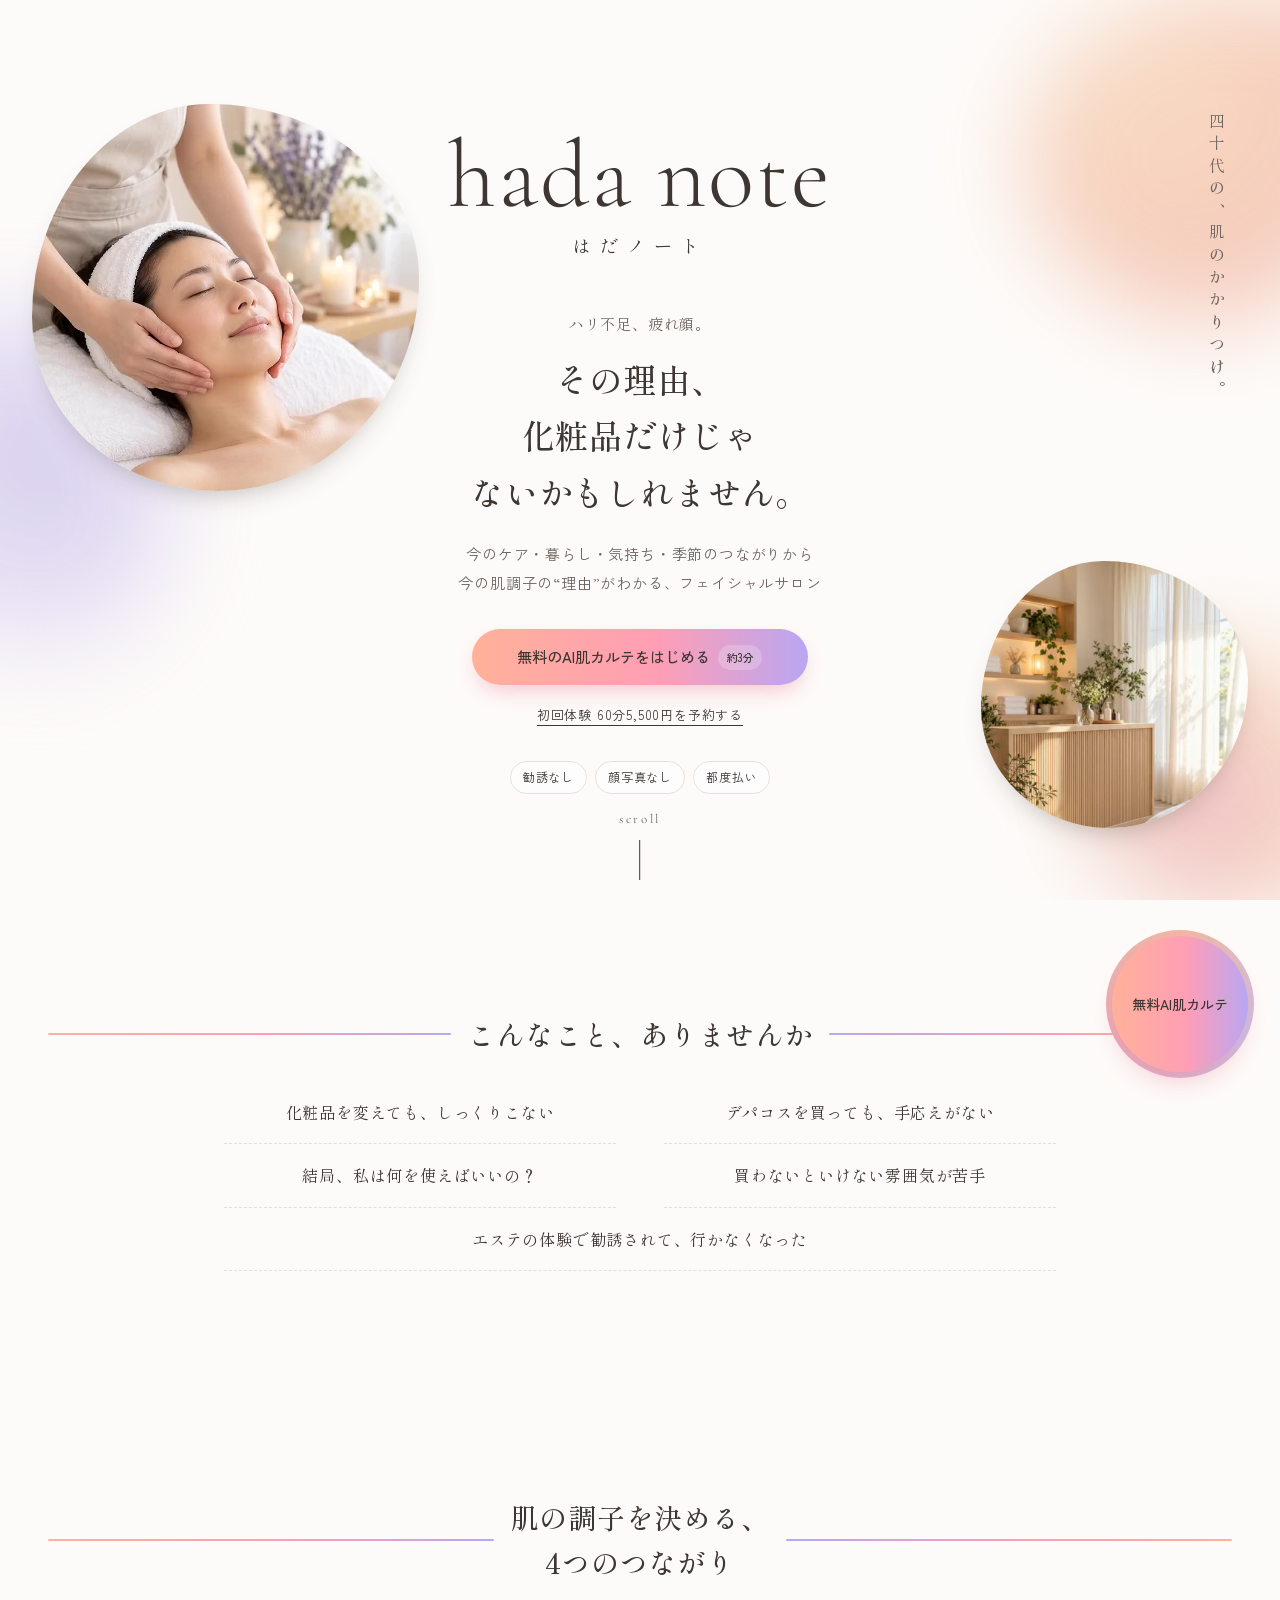
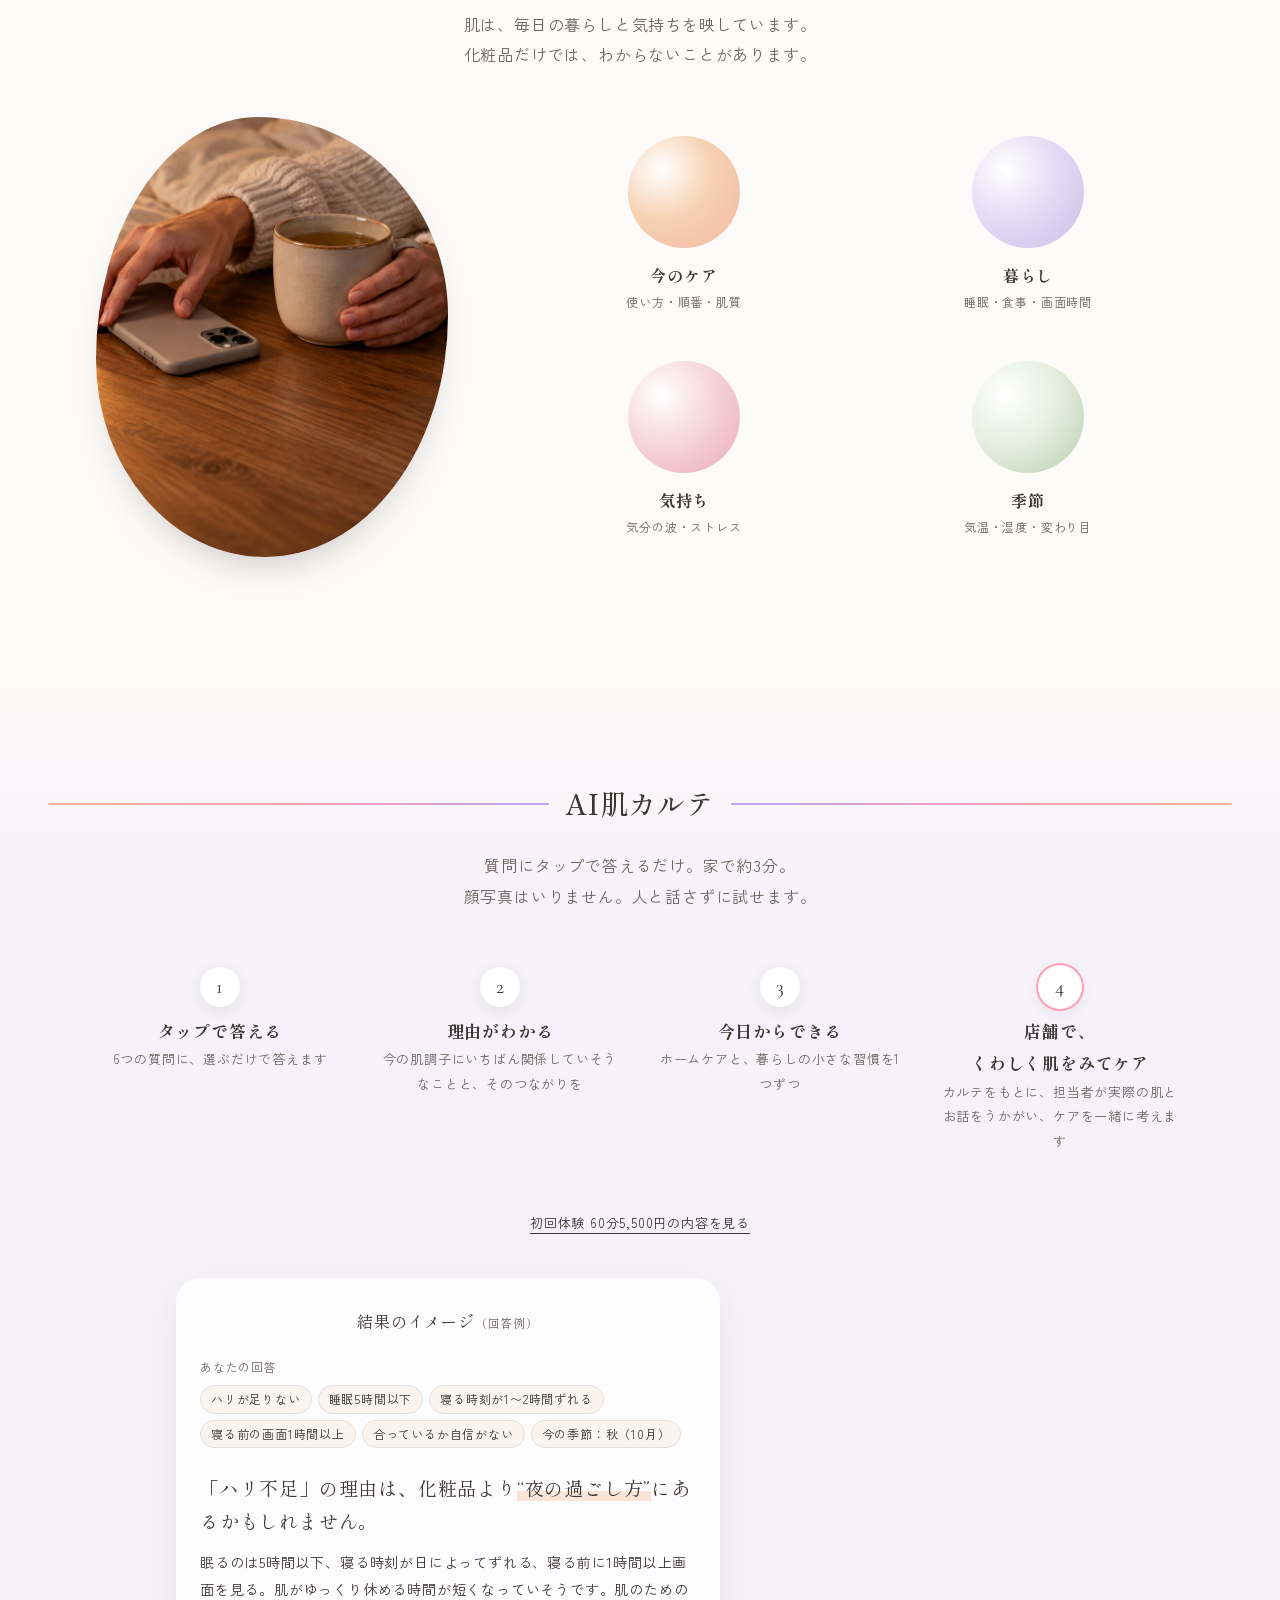
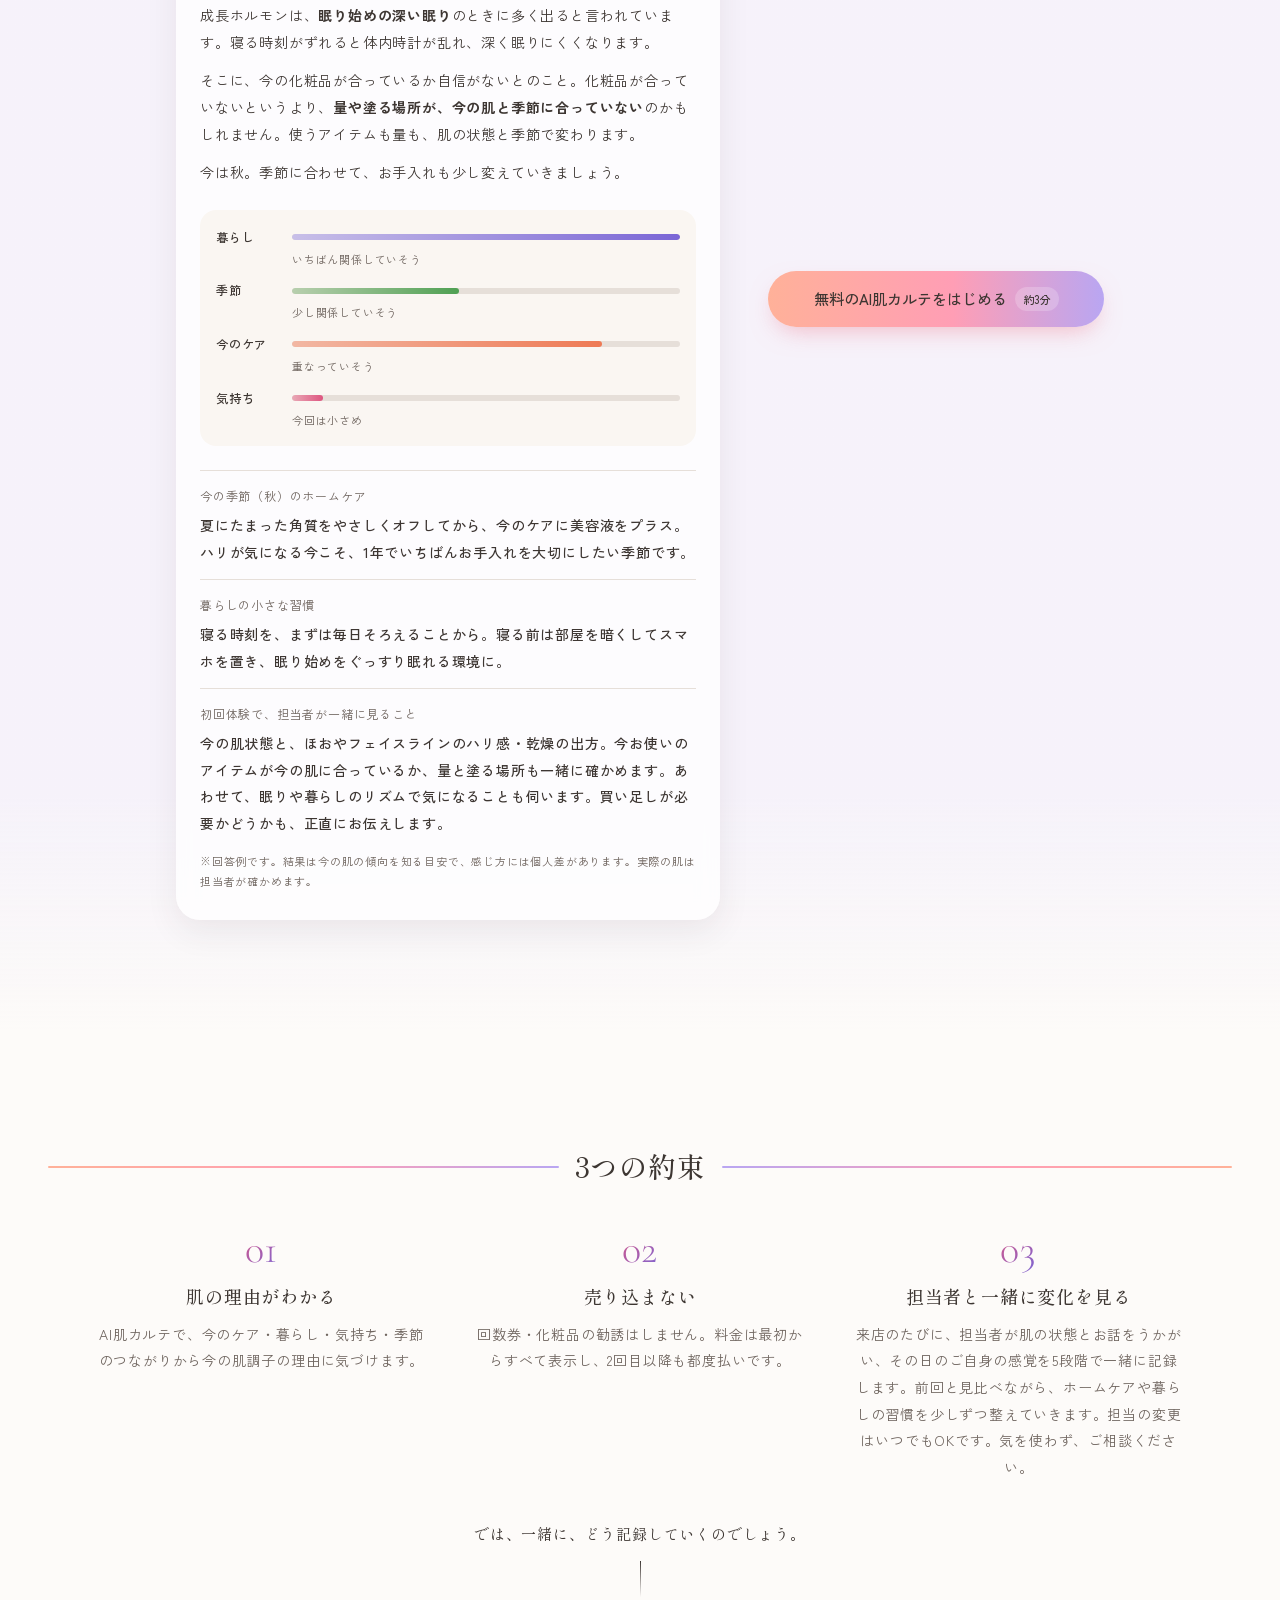
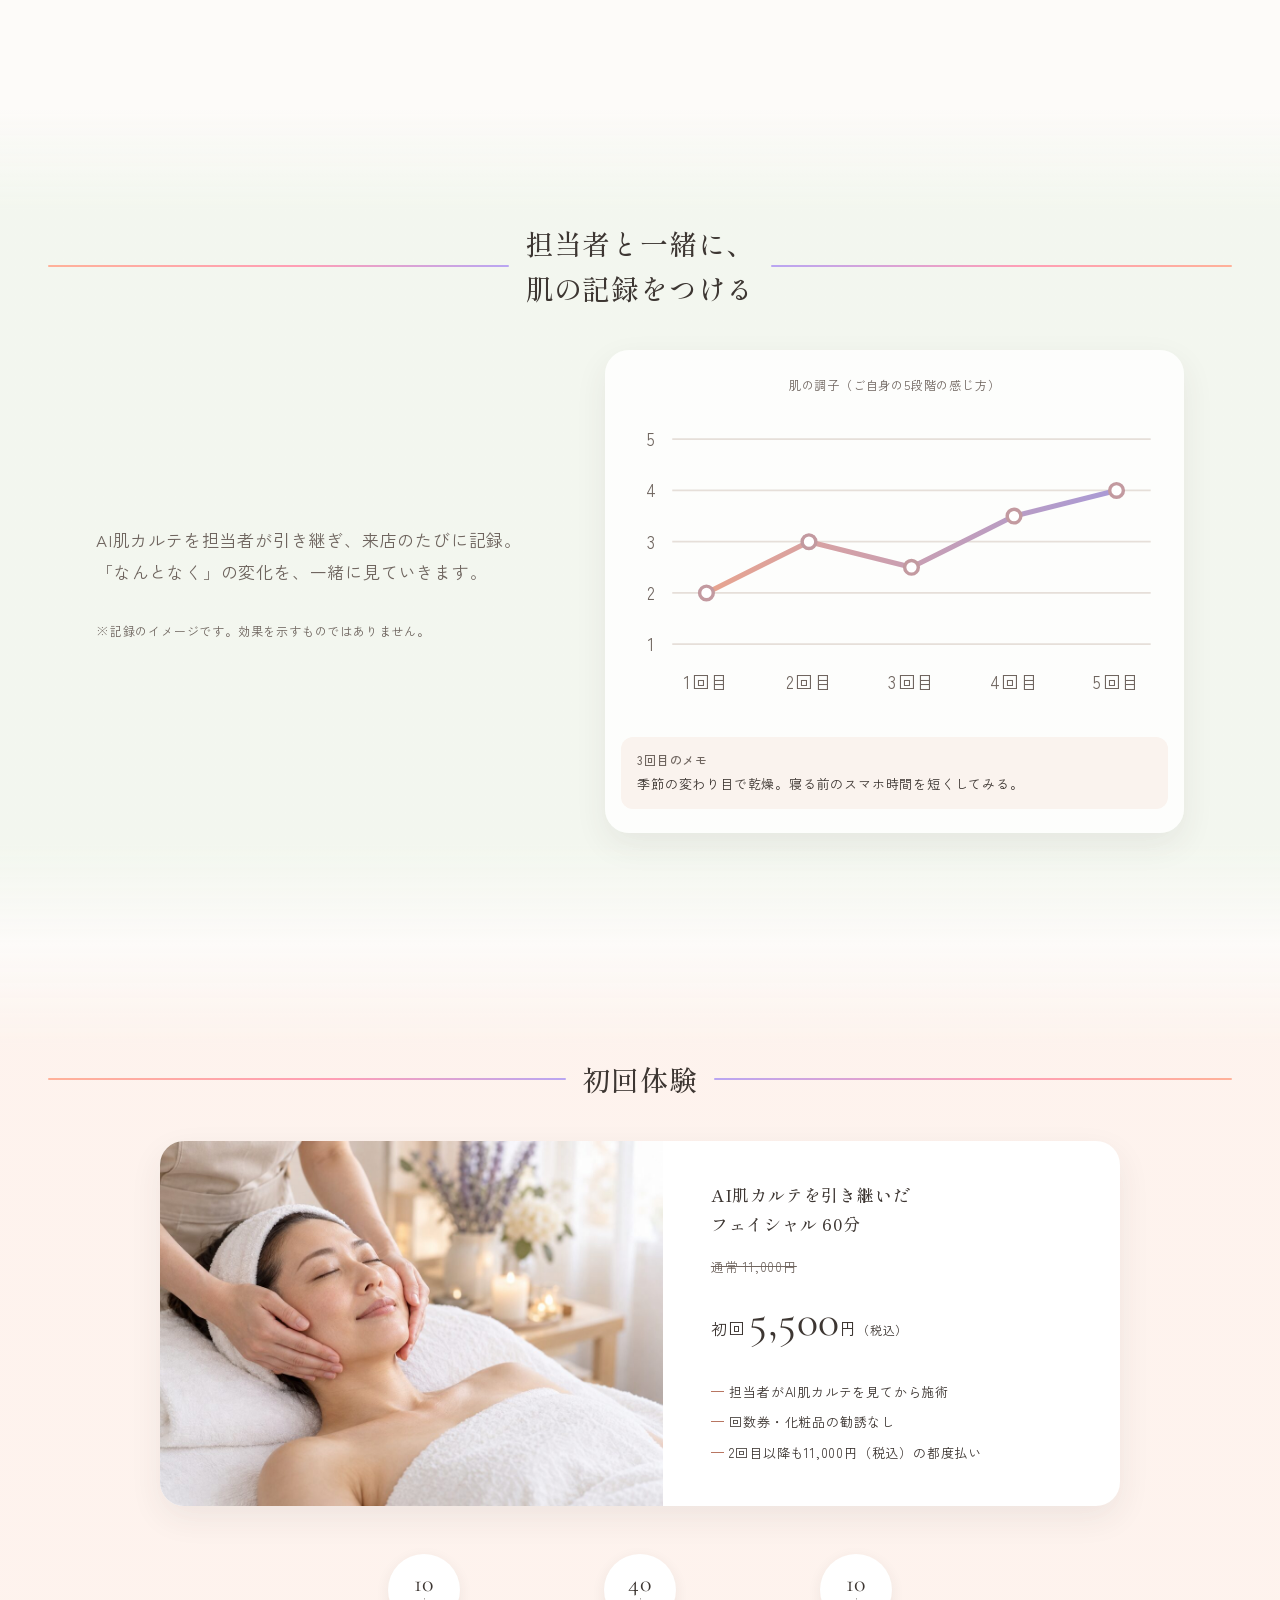
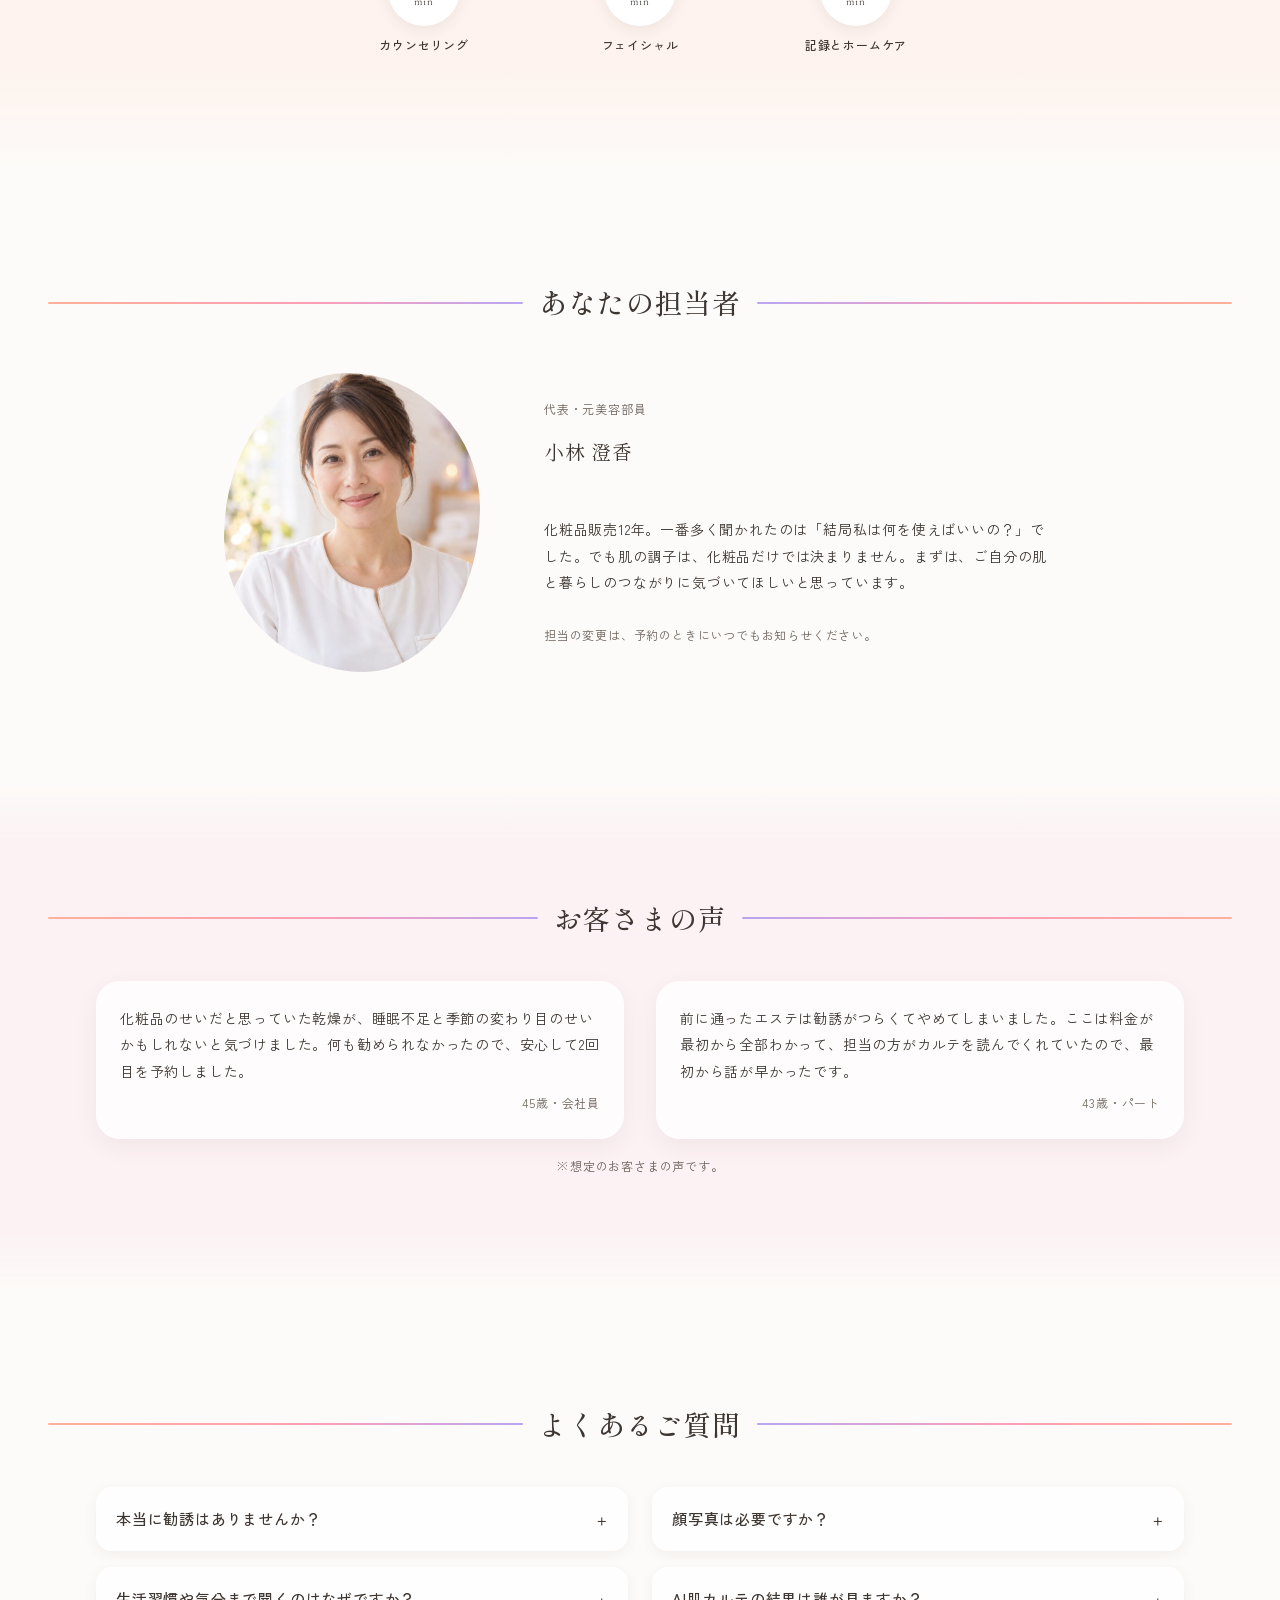
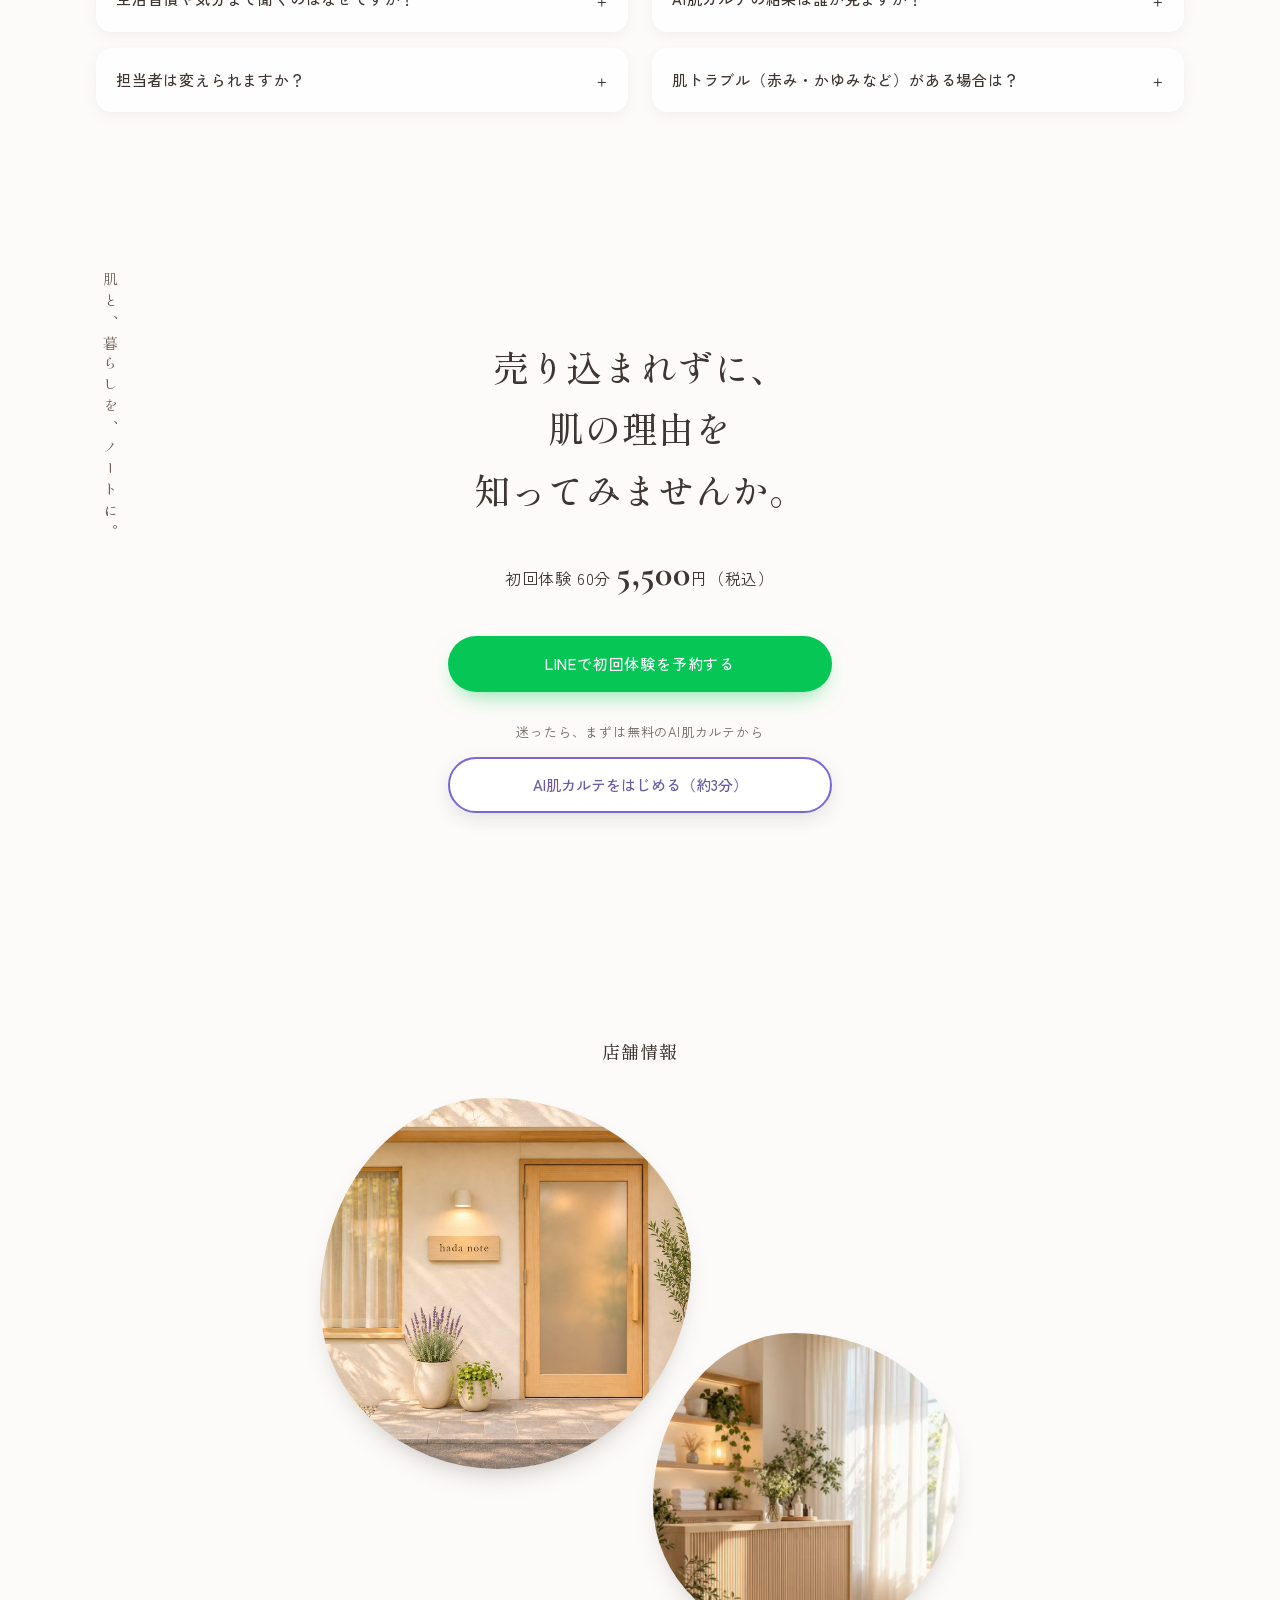
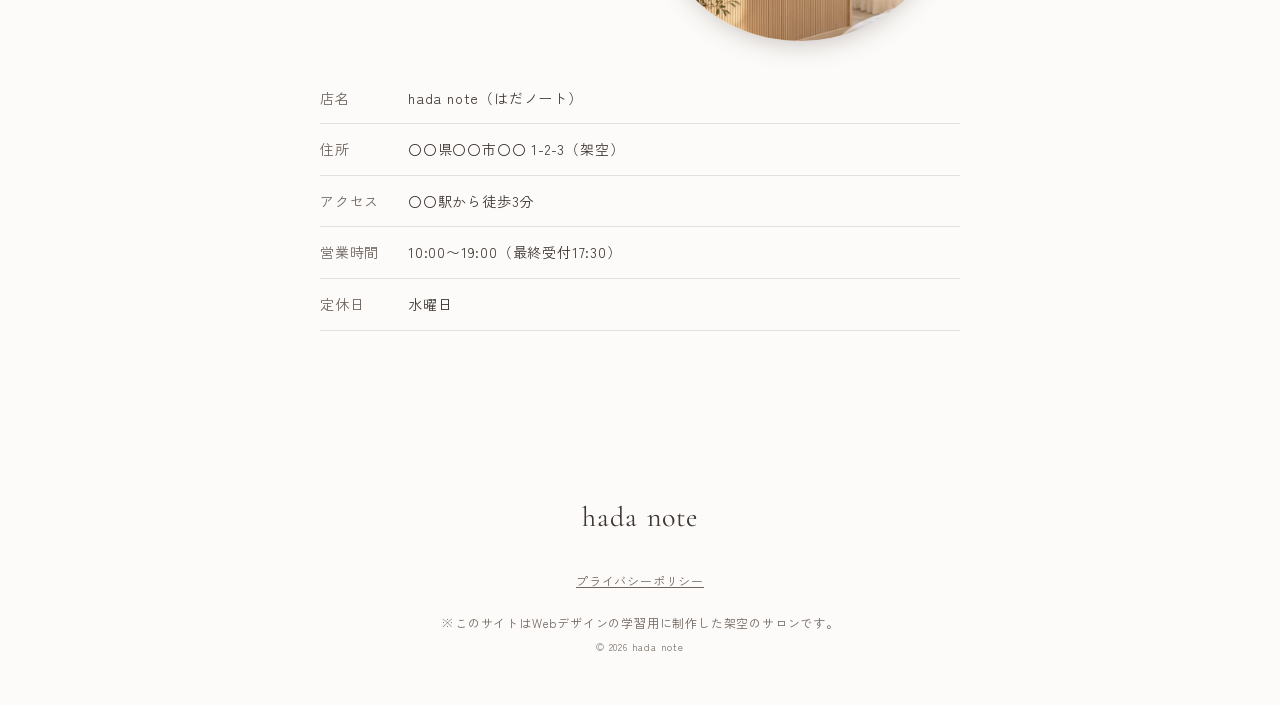
<file: index.html>
<!DOCTYPE html>
<html lang="ja">
<head>
  <meta charset="UTF-8">
  <meta name="viewport" content="width=device-width, initial-scale=1">
  <!-- 架空サロンの制作物のため、検索結果への登録とリンクの追跡をしないよう指定する -->
  <meta name="robots" content="noindex, nofollow">

  <!-- hada note（架空のフェイシャルサロン）LP｜デザイン：案D（白地＋漂う色の玉・縦書き・明朝） -->
  <title>hada note（はだノート）｜売り込まれずに、肌の理由がわかる。40代の肌のかかりつけサロン</title>
  <meta name="description" content="ハリ不足や疲れ顔が気になる40代へ。質問に答えるだけの無料「AI肌カルテ」で、今のケア・暮らし・気持ち・季節のつながりから今の肌調子の理由がわかります。回数券・化粧品の勧誘なし。初回体験60分5,500円（税込）。">
  <!-- canonical・og:url・og:image は、SNSや検索エンジンが読むので「https://〜」から始まる完全なURLで書く
       （ページ内の画像やCSSの読み込みは相対パスのまま） -->
  <link rel="canonical" href="https://yuraharu8910.github.io/hada-note-lp/">
  <meta property="og:type" content="website">
  <meta property="og:site_name" content="hada note（はだノート）">
  <meta property="og:locale" content="ja_JP">
  <meta property="og:title" content="hada note｜売り込まれずに、肌の理由がわかる。">
  <meta property="og:description" content="質問に答えるだけの無料「AI肌カルテ」から。勧誘なし・担当制の40代のためのフェイシャルサロン。">
  <meta property="og:url" content="https://yuraharu8910.github.io/hada-note-lp/">
  <meta property="og:image" content="https://yuraharu8910.github.io/hada-note-lp/images/ogp.jpg">
  <meta property="og:image:width" content="1200">
  <meta property="og:image:height" content="630">
  <meta name="twitter:card" content="summary_large_image">
  <!-- スマホのブラウザのバーの色（ページの地色に合わせる） -->
  <meta name="theme-color" content="#fdfbf9">
  <link rel="icon" href="images/favicon.png" type="image/png">
  <!-- iPhoneで「ホーム画面に追加」したときのアイコン（180×180） -->
  <link rel="apple-touch-icon" href="images/apple-touch-icon.png">

  <!-- Webフォント：英字＝Cormorant Garamond（肌idのロゴのような細いセリフ）／見出し＝Shippori Mincho／本文＝Zen Kaku Gothic New -->
  <link rel="preconnect" href="https://fonts.googleapis.com">
  <link rel="preconnect" href="https://fonts.gstatic.com" crossorigin>
  <link href="https://fonts.googleapis.com/css2?family=Cormorant+Garamond:wght@300;400&family=Shippori+Mincho:wght@400;500&family=Zen+Kaku+Gothic+New:wght@400;500;700&display=swap" rel="stylesheet">
  <link rel="stylesheet" href="style.css">
  <!-- AI肌カルテ（チャット）の見た目。LP本体のCSSと分けておくと、段階2・3で差し替えやすい -->
  <link rel="stylesheet" href="chatbot.css">

  <!-- 構造化データ（JSON-LD）：FAQの中身を検索エンジンに正しく伝えるための書き方。
       ページに表示しているFAQと同じ内容にしておくこと -->
  <script type="application/ld+json">
{
  "@context": "https://schema.org",
  "@type": "FAQPage",
  "mainEntity": [
    {
      "@type": "Question",
      "name": "本当に勧誘はありませんか？",
      "acceptedAnswer": {
        "@type": "Answer",
        "text": "回数券や化粧品の勧誘はしません。2回目以降は11,000円（税込）の都度払いです。"
      }
    },
    {
      "@type": "Question",
      "name": "顔写真は必要ですか？",
      "acceptedAnswer": {
        "@type": "Answer",
        "text": "AI肌カルテは質問に答えるだけで、顔写真は不要です。"
      }
    },
    {
      "@type": "Question",
      "name": "生活習慣や気分まで聞くのはなぜですか？",
      "acceptedAnswer": {
        "@type": "Answer",
        "text": "肌の調子は、睡眠や食事、気持ちの浮き沈み、季節によっても変わるからです。答えたくない質問は飛ばせます。"
      }
    },
    {
      "@type": "Question",
      "name": "AI肌カルテの結果は誰が見ますか？",
      "acceptedAnswer": {
        "@type": "Answer",
        "text": "予約された場合のみ、担当者が施術前に確認します。扱いはプライバシーポリシーに記載しています。"
      }
    },
    {
      "@type": "Question",
      "name": "担当者は変えられますか？",
      "acceptedAnswer": {
        "@type": "Answer",
        "text": "いつでも変更できます。予約時にお知らせください。"
      }
    },
    {
      "@type": "Question",
      "name": "肌トラブル（赤み・かゆみなど）がある場合は？",
      "acceptedAnswer": {
        "@type": "Answer",
        "text": "施術はお控えいただき、皮膚科の受診をおすすめしています。"
      }
    }
  ]
}
  </script>
</head>
<body>

  <!-- ページ全体の後ろで漂う、ぼかしたグラデーションの形（肌idの色の玉）
       position: fixed なのでスクロールしても画面に残り、セクションごとに見え方が変わる -->
  <div class="blobs" aria-hidden="true">
    <span class="blob b1"></span>
    <span class="blob b2"></span>
    <span class="blob b3"></span>
  </div>

  <main id="top">

    <!-- =========================================================
         ② FV：中央に大きなロゴ、右に縦書きの一文（肌idのFV構成）
         写真を使わないので、素材が揃う前から完成形に近い見え方になる
         ========================================================= -->
    <section class="fv" id="fv">
      <p class="fv-vertical" aria-hidden="true">四十代の、肌のかかりつけ。</p>

      <div class="fv-visual">
        <p class="fv-logo">hada note<span>はだノート</span></p>

        <!-- 4つのつながりの丸動画と同じ見せ方（丸でクロップ＋動画）。
             大きい丸＝施術（マッサージ）、小さい丸＝店内。どちらも約8秒を1回だけ再生して、最後の画面で止まる（loop は付けない）。
             ページを開いたとき・スクロールでFVに戻ってきたときに最初から再生し直す処理は、script.js の「8. FVの丸動画」。
             poster は動画が読み込まれるまで表示する、動画の1コマ目の画像 -->
        <div class="fv-media">
          <div class="fv-bubble fv-bubble--lg">
            <div class="fv-circle ph">
              <video autoplay muted playsinline preload="none" poster="images/fv_treatment.jpg" aria-hidden="true">
                <source src="videos/fv_treatment.mp4" type="video/mp4">
              </video>
            </div>
          </div>
          <div class="fv-bubble fv-bubble--sm">
            <div class="fv-circle ph">
              <video autoplay muted playsinline preload="none" poster="images/fv_salon.jpg" aria-hidden="true">
                <source src="videos/fv_salon.mp4" type="video/mp4">
              </video>
            </div>
          </div>
        </div>
      </div>

      <div class="fv-body">
        <p class="fv-lead">ハリ不足、疲れ顔。</p>
        <h1 class="fv-title">その理由、<br>化粧品だけじゃ<br>ないかもしれません。</h1>
        <p class="fv-sub">今のケア・暮らし・気持ち・季節のつながりから<br>今の肌調子の“理由”がわかる、フェイシャルサロン</p>
        <button type="button" class="btn btn-primary js-open-karte" data-track="karte_start_fv">
          無料のAI肌カルテをはじめる<small>約3分</small>
        </button>
        <a href="#reserve" class="link-arrow" data-track="cta_fv_reserve">初回体験 60分5,500円を予約する</a>
        <ul class="badges">
          <li>勧誘なし</li><li>顔写真なし</li><li>都度払い</li>
        </ul>
      </div>
      <p class="scroll" aria-hidden="true">scroll</p>
    </section>

    <!-- ③ 共感 -->
    <section class="section worries">
      <h2 class="section-title fade-in"><span>こんなこと、ありませんか</span></h2>
      <ul class="check-list">
        <li class="fade-in">化粧品を変えても、しっくりこない</li>
        <li class="fade-in">デパコスを買っても、手応えがない</li>
        <li class="fade-in">結局、私は何を使えばいいの？</li>
        <li class="fade-in">買わないといけない雰囲気が苦手</li>
        <li class="fade-in">エステの体験で勧誘されて、行かなくなった</li>
      </ul>
    </section>

    <!-- =========================================================
         ④ 理由：4つのつながりを、色の玉で見せる
         ========================================================= -->
    <section class="section reasons">
      <!-- 見出しの左右に細い線が伸びる（肌idの「肌の基本チェック」の見出し） -->
      <h2 class="section-title fade-in"><span>肌の調子を決める、<br>4つのつながり</span></h2>
      <!-- .pc-grid：PC（1024px以上）でだけ2列に並べるための入れ物 -->
      <div class="pc-grid">
      <p class="section-text fade-in">肌は、毎日の暮らしと気持ちを映しています。<br>化粧品だけでは、わからないことがあります。</p>
      <!-- 色の玉と同じ、ゆがんだ丸で切り抜いた動画（写真がないと「どんなお店？」が伝わらないため） -->
      <div class="concept-media fade-in">
        <div class="concept-blob ph">
          <video autoplay muted loop playsinline preload="none" poster="images/concept01.jpg" aria-hidden="true">
            <source src="videos/concept01.mp4" type="video/mp4">
          </video>
        </div>
      </div>
      <ul class="orbs">
        <li class="fade-in"><span class="orb o1"></span><b>今のケア</b>使い方・順番・肌質</li>
        <li class="fade-in"><span class="orb o2"></span><b>暮らし</b>睡眠・食事・画面時間</li>
        <li class="fade-in"><span class="orb o3"></span><b>気持ち</b>気分の波・ストレス</li>
        <li class="fade-in"><span class="orb o4"></span><b>季節</b>気温・湿度・変わり目</li>
      </ul>
      </div>
    </section>

    <!-- ⑤ AI肌カルテ -->
    <section class="section karte" id="karte">
      <h2 class="section-title fade-in"><span>AI肌カルテ</span></h2>
      <p class="section-text fade-in">質問にタップで答えるだけ。家で約3分。<br>顔写真はいりません。人と話さずに試せます。</p>

      <ol class="steps">
        <li class="fade-in"><span>1</span><b>タップで答える</b><p>6つの質問に、選ぶだけで答えます</p></li>
        <li class="fade-in"><span>2</span><b>理由がわかる</b><p>今の肌調子にいちばん関係していそうなことと、そのつながりを</p></li>
        <li class="fade-in"><span>3</span><b>今日からできる</b><p>ホームケアと、暮らしの小さな習慣を1つずつ</p></li>
        <!-- 4：カルテの先にある「来店」。家でわかった“理由”を、店舗で担当者が実際の肌で確かめる -->
        <li class="fade-in step-store"><span>4</span><b>店舗で、<br>くわしく肌をみてケア</b><p>カルテをもとに、担当者が実際の肌とお話をうかがい、ケアを一緒に考えます</p></li>
      </ol>
      <p class="steps-next fade-in"><a href="#menu" class="link-arrow" data-track="cta_karte_to_menu">初回体験 60分5,500円の内容を見る</a></p>

      <div class="pc-grid">
      <!-- 結果のイメージ：6つの質問への「回答例」から、理由をつなげて返す見本
           ありきたりな一般論ではなく「あなたの答えだと、こうつながる」が伝わるように -->
      <div class="result-card fade-in">
        <p class="result-head">結果のイメージ<small>（回答例）</small></p>

        <!-- この人の回答（6問のうち4つを抜粋） -->
        <p class="result-label">あなたの回答</p>
        <ul class="result-answers">
          <li>ハリが足りない</li>
          <li>睡眠5時間以下</li>
          <li>寝る時刻が1〜2時間ずれる</li>
          <li>寝る前の画面1時間以上</li>
          <li>合っているか自信がない</li>
          <li>今の季節：秋（10月）</li>
        </ul>

        <!-- いちばん伝えたい「理由」を見出しにする -->
        <p class="result-title">「ハリ不足」の理由は、化粧品より<mark>“夜の過ごし方”</mark>にあるかもしれません。</p>
        <p class="result-body">眠るのは5時間以下、寝る時刻が日によってずれる、寝る前に1時間以上画面を見る。肌がゆっくり休める時間が短くなっていそうです。肌のための成長ホルモンは、<b>眠り始めの深い眠り</b>のときに多く出ると言われています。寝る時刻がずれると体内時計が乱れ、深く眠りにくくなります。</p>
        <p class="result-body">そこに、今の化粧品が合っているか自信がないとのこと。化粧品が合っていないというより、<b>量や塗る場所が、今の肌と季節に合っていない</b>のかもしれません。使うアイテムも量も、肌の状態と季節で変わります。</p>
        <p class="result-body">今は秋。季節に合わせて、お手入れも少し変えていきましょう。</p>

        <!-- 4つのつながりのうち、どれがどのくらい関係していそうか -->
        <ul class="result-links" aria-label="4つのつながりの関係の強さ">
          <li data-k="life"><span>暮らし</span><i style="--w:100%"></i><em>いちばん関係していそう</em></li>
          <li data-k="season"><span>季節</span><i style="--w:43%"></i><em>少し関係していそう</em></li>
          <li data-k="care"><span>今のケア</span><i style="--w:80%"></i><em>重なっていそう</em></li>
          <li data-k="mind"><span>気持ち</span><i style="--w:8%"></i><em>今回は小さめ</em></li>
        </ul>

        <dl class="result-advice">
          <dt>今の季節（秋）のホームケア</dt>
          <dd>夏にたまった角質をやさしくオフしてから、今のケアに美容液をプラス。ハリが気になる今こそ、1年でいちばんお手入れを大切にしたい季節です。</dd>
          <dt>暮らしの小さな習慣</dt>
          <dd>寝る時刻を、まずは毎日そろえることから。寝る前は部屋を暗くしてスマホを置き、眠り始めをぐっすり眠れる環境に。</dd>
          <dt>初回体験で、担当者が一緒に見ること</dt>
          <dd>今の肌状態と、ほおやフェイスラインのハリ感・乾燥の出方。今お使いのアイテムが今の肌に合っているか、量と塗る場所も一緒に確かめます。あわせて、眠りや暮らしのリズムで気になることも伺います。買い足しが必要かどうかも、正直にお伝えします。</dd>
        </dl>
        <p class="result-note">※回答例です。結果は今の肌の傾向を知る目安で、感じ方には個人差があります。実際の肌は担当者が確かめます。</p>
      </div>

      <button type="button" class="btn btn-primary js-open-karte" data-track="karte_start_section">
        無料のAI肌カルテをはじめる<small>約3分</small>
      </button>
      </div>
    </section>

    <!-- ⑥ 3つの約束（勧誘が不安な人のために、記録より先に置く） -->
    <section class="section promises">
      <h2 class="section-title fade-in"><span>3つの約束</span></h2>
      <ol class="promise-list">
        <li class="fade-in"><span class="promise-num">01</span><h3>肌の理由がわかる</h3><p>AI肌カルテで、今のケア・暮らし・気持ち・季節のつながりから今の肌調子の理由に気づけます。</p></li>
        <li class="fade-in"><span class="promise-num">02</span><h3>売り込まない</h3><p>回数券・化粧品の勧誘はしません。料金は最初からすべて表示し、2回目以降も都度払いです。</p></li>
        <li class="fade-in"><span class="promise-num">03</span><h3>担当者と一緒に変化を見る</h3><p>来店のたびに、担当者が肌の状態とお話をうかがい、その日のご自身の感覚を5段階で一緒に記録します。前回と見比べながら、ホームケアや暮らしの習慣を少しずつ整えていきます。担当の変更はいつでもOKです。気を使わず、ご相談ください。</p></li>
      </ol>
      <!-- 03から、すぐ下の「肌の記録」セクションへつなぐ一文 -->
      <p class="promise-bridge fade-in"><a href="#record">では、一緒に、どう記録していくのでしょう。</a></p>
    </section>

    <!-- =========================================================
         ⑦ 肌の記録：肌idの「肌の記録」グラフの見せ方
         SVGの線が、画面に入ると左から描かれる（script.js → .is-drawn）
         数値は「ご自身で感じる肌の調子」の5段階。効果を示すものではないことを明記
         ========================================================= -->
    <section class="section record" id="record">
      <h2 class="section-title fade-in"><span>担当者と一緒に、<br>肌の記録をつける</span></h2>
      <div class="pc-grid">
      <p class="section-text fade-in">AI肌カルテを担当者が引き継ぎ、来店のたびに記録。<br>「なんとなく」の変化を、一緒に見ていきます。</p>

      <figure class="graph fade-in">
        <figcaption>肌の調子（ご自身の5段階の感じ方）</figcaption>
        <svg id="recordGraph" viewBox="0 0 320 180" role="img" aria-label="来店ごとの肌の調子の記録のイメージ。1回目2、2回目3、3回目2.5、4回目3.5、5回目4">
          <defs>
            <linearGradient id="lineGrad" x1="0" x2="1">
              <stop offset="0" stop-color="#e8a48f"/><stop offset="1" stop-color="#a99ad6"/>
            </linearGradient>
          </defs>
          <!-- 横の目盛り線（上から5・4・3・2・1） -->
          <g class="grid"><line x1="30" x2="310" y1="20" y2="20"/><line x1="30" x2="310" y1="50" y2="50"/><line x1="30" x2="310" y1="80" y2="80"/><line x1="30" x2="310" y1="110" y2="110"/><line x1="30" x2="310" y1="140" y2="140"/></g>
          <g class="axis"><text x="18" y="24">5</text><text x="18" y="54">4</text><text x="18" y="84">3</text><text x="18" y="114">2</text><text x="18" y="144">1</text></g>
          <!-- 記録の線（pathLength=1 にすると、dasharray を 1 で指定できて描く演出が楽） -->
          <path class="line" pathLength="1" d="M50 110 L110 80 L170 95 L230 65 L290 50"/>
          <g class="dots"><circle cx="50" cy="110" r="4"/><circle cx="110" cy="80" r="4"/><circle cx="170" cy="95" r="4"/><circle cx="230" cy="65" r="4"/><circle cx="290" cy="50" r="4"/></g>
          <g class="axis x"><text x="50" y="166">1回目</text><text x="110" y="166">2回目</text><text x="170" y="166">3回目</text><text x="230" y="166">4回目</text><text x="290" y="166">5回目</text></g>
        </svg>
        <p class="graph-memo"><b>3回目のメモ</b>季節の変わり目で乾燥。寝る前のスマホ時間を短くしてみる。</p>
      </figure>
      <p class="note">※記録のイメージです。効果を示すものではありません。</p>
      </div>
    </section>

    <!-- ⑧ 初回体験 -->
    <section class="section menu" id="menu">
      <h2 class="section-title fade-in"><span>初回体験</span></h2>
      <div class="menu-card fade-in">
        <div class="menu-image ph">
          <img src="images/treatment.jpg" alt="フェイシャルの施術の様子" width="1200" height="800" loading="lazy">
        </div>
        <div class="menu-info">
        <h3 class="menu-name">AI肌カルテを引き継いだ<br>フェイシャル 60分</h3>
        <p class="price"><span class="price-normal">通常 11,000円</span><span class="price-first">初回 <b>5,500</b>円<small>（税込）</small></span></p>
        <ul class="menu-points">
          <li>担当者がAI肌カルテを見てから施術</li>
          <li>回数券・化粧品の勧誘なし</li>
          <li>2回目以降も11,000円（税込）の都度払い</li>
        </ul>
        </div>
      </div>
      <ol class="flow">
        <li class="fade-in"><span>10<small>min</small></span><b>カウンセリング</b></li>
        <li class="fade-in"><span>40<small>min</small></span><b>フェイシャル</b></li>
        <li class="fade-in"><span>10<small>min</small></span><b>記録とホームケア</b></li>
      </ol>
    </section>

    <!-- ⑨ スタッフ -->
    <section class="section staff">
      <h2 class="section-title fade-in"><span>あなたの担当者</span></h2>
      <div class="pc-grid">
      <div class="staff-photo ph fade-in">
        <img src="images/staff.jpg" alt="担当者の写真" width="720" height="900" loading="lazy">
      </div>
      <p class="staff-role fade-in">代表・元美容部員</p>
      <!-- 架空サロンの担当者名。実在の人物を紹介するものではない -->
      <p class="staff-name fade-in">小林 澄香</p>
      <p class="staff-message fade-in">化粧品販売12年。一番多く聞かれたのは「結局私は何を使えばいいの？」でした。でも肌の調子は、化粧品だけでは決まりません。まずは、ご自分の肌と暮らしのつながりに気づいてほしいと思っています。</p>
      <p class="note">担当の変更は、予約のときにいつでもお知らせください。</p>
      </div>
    </section>

    <!-- ⑩ 声（※想定） -->
    <section class="section voices">
      <h2 class="section-title fade-in"><span>お客さまの声</span></h2>
      <ul class="voice-list">
        <li class="fade-in"><p>化粧品のせいだと思っていた乾燥が、睡眠不足と季節の変わり目のせいかもしれないと気づけました。何も勧められなかったので、安心して2回目を予約しました。</p><span>45歳・会社員</span></li>
        <li class="fade-in"><p>前に通ったエステは勧誘がつらくてやめてしまいました。ここは料金が最初から全部わかって、担当の方がカルテを読んでくれていたので、最初から話が早かったです。</p><span>43歳・パート</span></li>
      </ul>
      <p class="note">※想定のお客さまの声です。</p>
    </section>

    <!-- ⑪ FAQ -->
    <section class="section faq" id="faq">
      <h2 class="section-title fade-in"><span>よくあるご質問</span></h2>
      <div class="faq-list">
        <details><summary>本当に勧誘はありませんか？</summary><p>回数券や化粧品の勧誘はしません。2回目以降は11,000円（税込）の都度払いです。</p></details>
        <details><summary>顔写真は必要ですか？</summary><p>AI肌カルテは質問に答えるだけで、顔写真は不要です。</p></details>
        <details><summary>生活習慣や気分まで聞くのはなぜですか？</summary><p>肌の調子は、睡眠や食事、気持ちの浮き沈み、季節によっても変わるからです。答えたくない質問は飛ばせます。</p></details>
        <details><summary>AI肌カルテの結果は誰が見ますか？</summary><p>予約された場合のみ、担当者が施術前に確認します。扱いはプライバシーポリシーに記載しています。</p></details>
        <details><summary>担当者は変えられますか？</summary><p>いつでも変更できます。予約時にお知らせください。</p></details>
        <details><summary>肌トラブル（赤み・かゆみなど）がある場合は？</summary><p>施術はお控えいただき、皮膚科の受診をおすすめしています。</p></details>
      </div>
    </section>

    <!-- ⑫ 最終CTA -->
    <section class="section reserve" id="reserve">
      <p class="reserve-vertical" aria-hidden="true">肌と、暮らしを、ノートに。</p>
      <h2 class="reserve-title">売り込まれずに、<br>肌の理由を<br>知ってみませんか。</h2>
      <p class="reserve-price">初回体験 60分 <b>5,500</b>円（税込）</p>
      <a href="https://line.me/" class="btn btn-line" target="_blank" rel="noopener" data-track="cta_line_reserve">LINEで初回体験を予約する</a>
      <p class="reserve-sub">迷ったら、まずは無料のAI肌カルテから</p>
      <button type="button" class="btn btn-outline js-open-karte" data-track="karte_start_reserve">AI肌カルテをはじめる（約3分）</button>
    </section>

    <!-- ⑬ 店舗情報（架空） -->
    <section class="section access">
      <h2 class="section-title small"><span>店舗情報</span></h2>
      <!-- 店舗の写真（初めての来店でも安心できるように、外観と店内を見せる。丸く切り抜いて、少し重ねて表示。文字の説明は付けない） -->
      <ul class="access-photos">
        <li class="fade-in"><div class="ph"><img src="images/exterior.jpg" alt="hada noteの外観。木の扉と小さな看板、窓のカーテン、植物のある入り口" width="1200" height="675" loading="lazy"></div></li>
        <li class="fade-in"><div class="ph"><img src="images/fv_salon.jpg" alt="店内の様子。窓からやわらかい光が入り、木のカウンターと植物がある" width="720" height="720" loading="lazy"></div></li>
      </ul>
      <dl class="access-list">
        <dt>店名</dt><dd>hada note（はだノート）</dd>
        <dt>住所</dt><dd>〇〇県〇〇市〇〇 1-2-3（架空）</dd>
        <dt>アクセス</dt><dd>〇〇駅から徒歩3分</dd>
        <dt>営業時間</dt><dd>10:00〜19:00（最終受付17:30）</dd>
        <dt>定休日</dt><dd>水曜日</dd>
      </dl>
    </section>
  </main>

  <footer class="footer">
    <p class="logo">hada note</p>
    <a href="privacy.html" class="footer-link">プライバシーポリシー</a>
    <p class="copy">※このサイトはWebデザインの学習用に制作した架空のサロンです。</p>
    <small>&copy; 2026 hada note</small>
  </footer>

  <div class="sticky-cta" id="stickyCta">
    <button type="button" class="btn btn-primary js-open-karte" data-track="karte_start_sticky">無料AI肌カルテ</button>
    <a href="#reserve" class="btn btn-sub" data-track="cta_sticky_reserve">初回5,500円で予約</a>
  </div>

  <dialog class="karte-dialog" id="karteDialog" aria-labelledby="karteTitle">
    <div class="karte-head">
      <p id="karteTitle">AI肌カルテ</p>
      <button type="button" class="karte-close" id="karteClose" aria-label="閉じる">×</button>
    </div>
    <!-- 進み具合のバー（chatbot.js が幅を変える） -->
    <div class="hnk-progress" aria-hidden="true"><span id="hnkProgress"></span></div>
    <!-- 会話の表示エリア。aria-live="polite"：新しいメッセージを読み上げソフトに伝える -->
    <div class="karte-body hnk-log" id="hnkLog" aria-live="polite"></div>
    <!-- 選択肢のボタンが入る場所 -->
    <div class="hnk-choices" id="hnkChoices"></div>
  </dialog>

  <script src="script.js"></script>
  <script src="chatbot.js"></script>
</body>
</html>
</file>
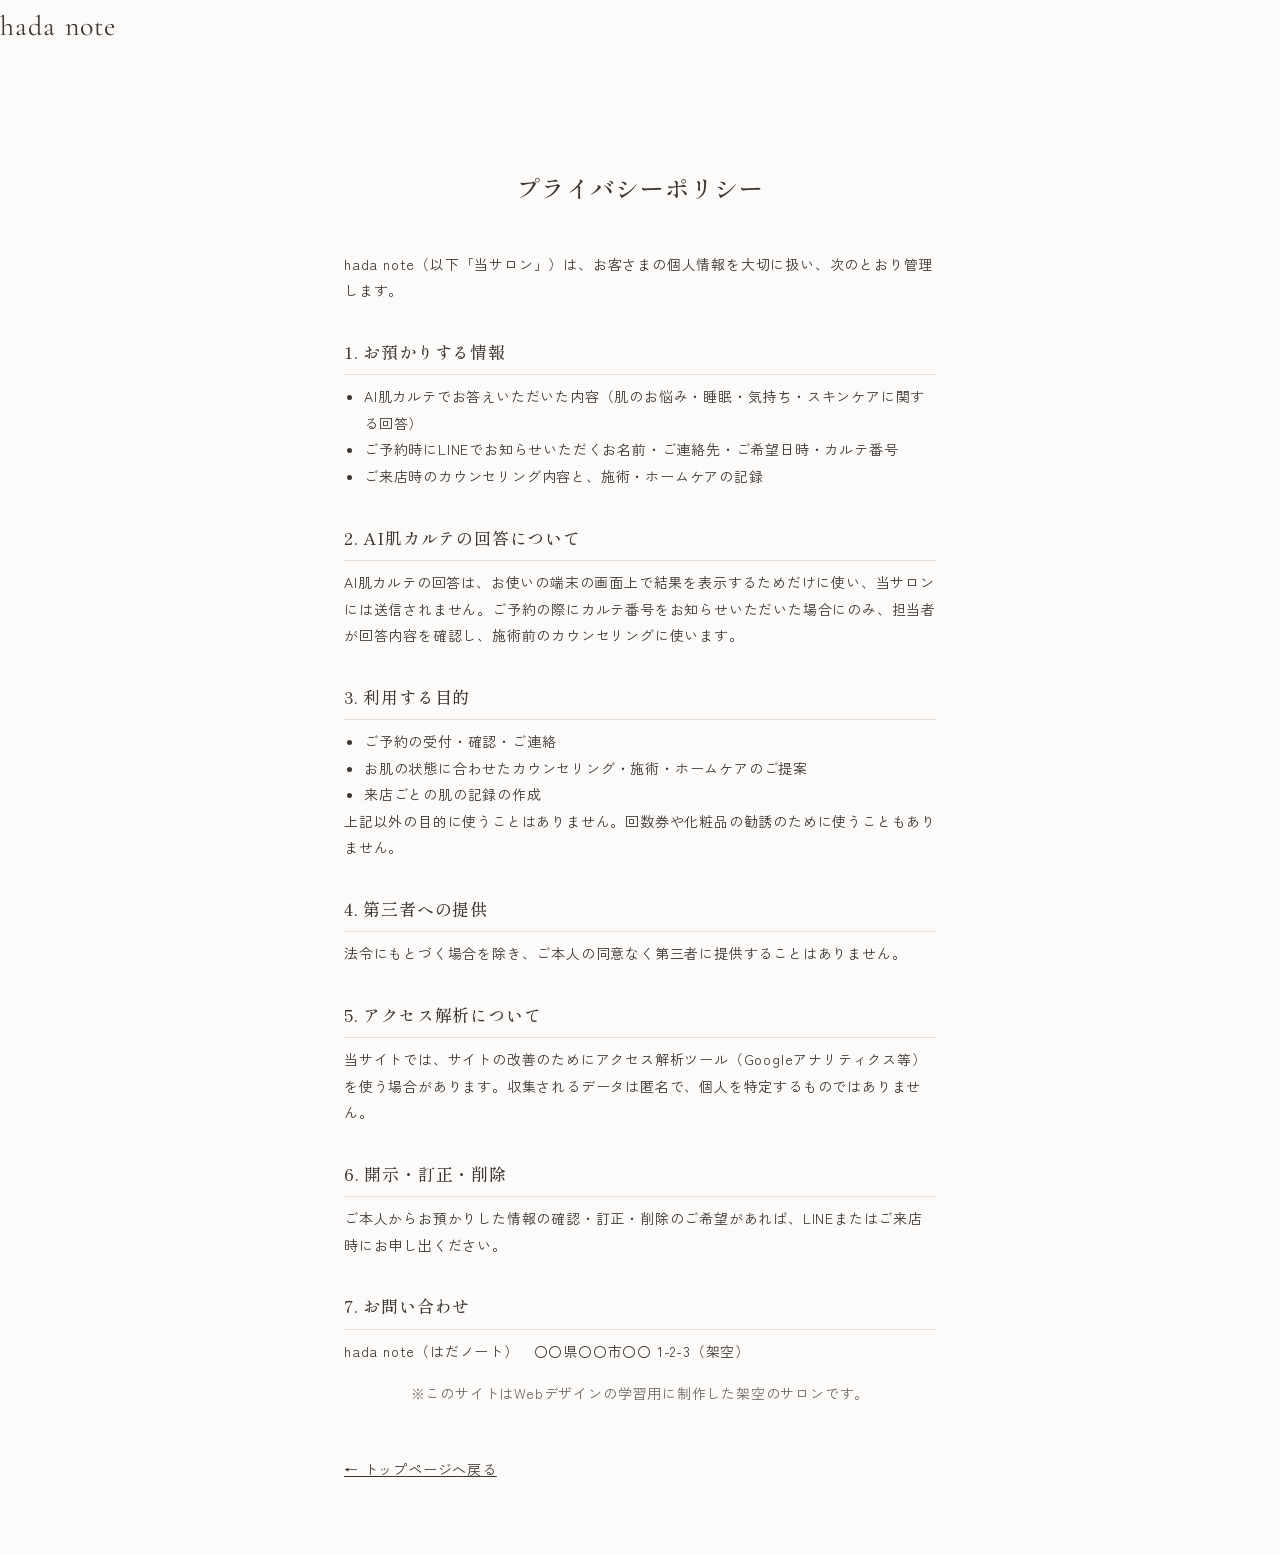
<file: privacy.html>
<!DOCTYPE html>
<html lang="ja">
<head>
  <meta charset="UTF-8">
  <meta name="viewport" content="width=device-width, initial-scale=1">
  <!-- 架空サロンの制作物のため、検索結果への登録とリンクの追跡をしないよう指定する -->
  <meta name="robots" content="noindex, nofollow">
  <title>プライバシーポリシー｜hada note（はだノート）</title>
  <meta name="description" content="hada note（はだノート）のプライバシーポリシーです。AI肌カルテの回答や、ご予約時にお預かりする情報の扱いについて記載しています。">
  <link rel="canonical" href="https://yuraharu8910.github.io/hada-note-lp/privacy.html">
  <link rel="icon" href="images/favicon.png" type="image/png">
  <link rel="preconnect" href="https://fonts.googleapis.com">
  <link rel="preconnect" href="https://fonts.gstatic.com" crossorigin>
  <link href="https://fonts.googleapis.com/css2?family=Cormorant+Garamond:wght@300;400&family=Shippori+Mincho:wght@400;500&family=Zen+Kaku+Gothic+New:wght@400;500;700&display=swap" rel="stylesheet">
  <!-- 色やフォントはLP本体と同じ style.css を使う -->
  <link rel="stylesheet" href="style.css">
  <style>
    /* このページだけの見た目（短いので、ここにまとめて書く） */
    .policy { max-width: 40rem; margin: 0 auto; padding: 7rem 1.5rem 4rem; }
    .policy h1 { font-family: var(--f-mincho); font-weight: 500; font-size: 1.5rem; text-align: center; margin-bottom: 2.5rem; }
    .policy h2 { font-family: var(--f-mincho); font-weight: 500; font-size: 1.0625rem; margin: 2rem 0 0.5rem; padding-bottom: 0.375rem; border-bottom: 1px solid var(--c-line); }
    .policy p, .policy li { font-size: 0.875rem; }
    .policy ul { list-style: disc; padding-left: 1.25rem; }
    .policy .back { display: inline-flex; align-items: center; min-height: 2.75rem; margin-top: 2.5rem; font-size: 0.875rem; }
  </style>
</head>
<body>
  <header class="header is-scrolled">
    <a href="index.html" class="logo" aria-label="hada note トップへ">hada note</a>
  </header>

  <main class="policy">
    <h1>プライバシーポリシー</h1>
    <p>hada note（以下「当サロン」）は、お客さまの個人情報を大切に扱い、次のとおり管理します。</p>

    <h2>1. お預かりする情報</h2>
    <ul>
      <li>AI肌カルテでお答えいただいた内容（肌のお悩み・睡眠・気持ち・スキンケアに関する回答）</li>
      <li>ご予約時にLINEでお知らせいただくお名前・ご連絡先・ご希望日時・カルテ番号</li>
      <li>ご来店時のカウンセリング内容と、施術・ホームケアの記録</li>
    </ul>

    <h2>2. AI肌カルテの回答について</h2>
    <p>AI肌カルテの回答は、お使いの端末の画面上で結果を表示するためだけに使い、当サロンには送信されません。ご予約の際にカルテ番号をお知らせいただいた場合にのみ、担当者が回答内容を確認し、施術前のカウンセリングに使います。</p>

    <h2>3. 利用する目的</h2>
    <ul>
      <li>ご予約の受付・確認・ご連絡</li>
      <li>お肌の状態に合わせたカウンセリング・施術・ホームケアのご提案</li>
      <li>来店ごとの肌の記録の作成</li>
    </ul>
    <p>上記以外の目的に使うことはありません。回数券や化粧品の勧誘のために使うこともありません。</p>

    <h2>4. 第三者への提供</h2>
    <p>法令にもとづく場合を除き、ご本人の同意なく第三者に提供することはありません。</p>

    <h2>5. アクセス解析について</h2>
    <p>当サイトでは、サイトの改善のためにアクセス解析ツール（Googleアナリティクス等）を使う場合があります。収集されるデータは匿名で、個人を特定するものではありません。</p>

    <h2>6. 開示・訂正・削除</h2>
    <p>ご本人からお預かりした情報の確認・訂正・削除のご希望があれば、LINEまたはご来店時にお申し出ください。</p>

    <h2>7. お問い合わせ</h2>
    <p>hada note（はだノート）　〇〇県〇〇市〇〇 1-2-3（架空）</p>

    <p class="note">※このサイトはWebデザインの学習用に制作した架空のサロンです。</p>
    <a href="index.html" class="back">← トップページへ戻る</a>
  </main>
</body>
</html>
</file>
<file: style.css>
/* =========================================================
   hada note LP ｜ 案D「グラデーション」style.css
   参考：花王 SOFINA 肌id（白地＋漂う色の玉、縦書き、線の入った見出し、記録グラフ）
   肌idの色は鮮やかなので、hada note向けにピーチ・アプリコット・ラベンダーに落ち着かせている
   ========================================================= */

:root {
  --c-bg: #fdfbf9;          /* ほんのり温かい白 */
  --c-text: #3d3632;        /* 本文（こげ茶寄りの黒） */
  --c-muted: #6f655f;       /* 補足（白地でコントラスト4.5以上） */
  --c-line: #e6dfd9;        /* 細い線 */
  --c-dark: #3d3632;        /* メインボタン */
  --c-care: #f2b7a3;
  --c-care-deep: #a8573f;
  --c-care-pale: #fdf0e9;
  --c-life: #c8bfe8;
  --c-life-deep: #6a5aa6;
  --c-life-pale: #f3effa;
  --c-mind: #e9a9b6;
  --c-mind-deep: #a54a64;
  --c-mind-pale: #fbeef1;
  --c-season: #b8cfae;
  --c-season-deep: #4d7344;
  --c-season-pale: #eff5eb;
  /* バーや大きな数字などの「飾り」用。deepよりあざやかで、背景との差も3前後ある（文字には使わない） */
  --c-care-vivid: #ee7a55;
  --c-life-vivid: #7a66d6;
  --c-mind-vivid: #de5580;
  --c-season-vivid: #4fa053;
  /* ボタンと見出しの線で共通の、桃→ピンク→藤のグラデーション */
  --grad-brand: linear-gradient(90deg, #ffb199, #ff9eb5 55%, #b9a6f2);
  --c-peach: var(--c-care);
  --c-apricot: #f6d2b3;
  --c-lav: var(--c-life);
  --c-rose: var(--c-mind);
  --c-line-green: #06c755;
  --f-en: "Cormorant Garamond", serif;
  --f-mincho: "Shippori Mincho", serif;
  --f-ja: "Zen Kaku Gothic New", sans-serif;
}

*, *::before, *::after { box-sizing: border-box; margin: 0; padding: 0; }
html { font-size: 16px; scroll-behavior: smooth; }
body {
  font-family: var(--f-ja); color: var(--c-text); background: var(--c-bg);
  line-height: 1.9; letter-spacing: 0.05em; -webkit-font-smoothing: antialiased;
  overflow-x: hidden;       /* 色の玉が画面の外にはみ出しても横スクロールさせない */
}
img, video { display: block; width: 100%; height: 100%; object-fit: cover; }
ul, ol { list-style: none; }
a { color: inherit; }
button { font: inherit; cursor: pointer; border: none; background: none; color: inherit; }
:focus-visible { outline: 2px solid #8a7bc4; outline-offset: 3px; }

.ph { position: relative; overflow: hidden; background: #efe8e2; }
.ph.is-missing img, .ph.is-missing video { visibility: hidden; }
.ph.is-missing::after { content: "素材を差し替え"; position: absolute; inset: 0; display: grid; place-items: center; font-size: 0.75rem; color: var(--c-muted); }

/* ---------- 漂う色の玉（ページ全体の背景） ----------
   ぼかし（filter: blur）をかけた円を、ゆっくり動かすだけ。
   z-index: -1 で文字の後ろへ。pointer-events: none でタップの邪魔をしない */
.blobs { position: fixed; inset: 0; z-index: -1; pointer-events: none; overflow: hidden; }
.blob { position: absolute; border-radius: 50%; filter: blur(28px); opacity: 0.75; will-change: transform; } /* will-change：動かす前提をブラウザに伝えて、スマホでもカクつきにくくする */
.b1 { width: 16rem; height: 13rem; top: 6%; right: -5rem; background: radial-gradient(circle at 30% 30%, var(--c-apricot), var(--c-peach) 60%, transparent 72%); animation: float1 18s ease-in-out infinite; }
.b2 { width: 13rem; height: 15rem; top: 42%; left: -6rem; background: radial-gradient(circle at 60% 40%, var(--c-lav), #e4dcf5 55%, transparent 72%); animation: float2 22s ease-in-out infinite; }
.b3 { width: 12rem; height: 11rem; bottom: 4%; right: -3rem; background: radial-gradient(circle at 40% 60%, var(--c-rose), var(--c-apricot) 58%, transparent 72%); animation: float1 26s ease-in-out infinite reverse; }
/* translate＝位置をずらす／rotate＝回す。形もゆっくり変える（border-radiusの値を変える） */
@keyframes float1 {
  0%, 100% { transform: translate(0, 0) rotate(0deg); border-radius: 50% 45% 55% 50%; }
  50% { transform: translate(-2.5rem, 3rem) rotate(25deg); border-radius: 40% 60% 45% 55%; }
}
@keyframes float2 {
  0%, 100% { transform: translate(0, 0) rotate(0deg); border-radius: 55% 45% 50% 50%; }
  50% { transform: translate(3rem, -2rem) rotate(-20deg); border-radius: 45% 55% 60% 40%; }
}

/* ---------- ロゴ（フッターで使用） ---------- */
.logo { font-family: var(--f-en); font-size: 1.5rem; font-weight: 400; text-decoration: none; letter-spacing: 0.04em; }

/* ---------- FV ---------- */
.fv { position: relative; min-height: 100svh; padding: 7rem 1.5rem 4rem; text-align: center; }
/* 縦書き：writing-mode: vertical-rl で右から左へ縦に流れる */
.fv-vertical { position: absolute; top: 5rem; right: 1.25rem; writing-mode: vertical-rl; font-family: var(--f-mincho); font-size: 0.8125rem; letter-spacing: 0.4em; color: var(--c-muted); }
.fv-logo { font-family: var(--f-en); font-weight: 300; font-size: 3.75rem; line-height: 1; letter-spacing: 0.02em; }
.fv-logo span { display: block; margin-top: 0.75rem; font-family: var(--f-mincho); font-size: 0.875rem; letter-spacing: 0.5em; }
/* スマホ：本文を画面の高さに合わせて下げ、「初回体験を予約する」の文字リンクがFV(100svh)の下端ぎりぎりに入る位置にする。
   56rem = ロゴ・丸・本文(リンクまで)の高さの合計の目安。画面が低い端末では最小の余白(1.75rem)に落ち着く */
.fv-body { margin-top: max(1.75rem, calc(100svh - 56rem)); }
/* FVの登場アニメーション（ページを開いた直後に1回だけ）。animation-delay で順番に出す */
@keyframes fvIn { from { opacity: 0; transform: translateY(14px); } to { opacity: 1; transform: none; } }
@keyframes fvLogo { from { opacity: 0; letter-spacing: 0.12em; } to { opacity: 1; letter-spacing: 0.02em; } }
.fv-logo { animation: fvLogo 1.6s ease-out backwards; }
.fv-vertical { animation: fvIn 1.2s ease-out .6s backwards; }
.fv-lead { animation: fvIn 1s ease-out .5s backwards; }
.fv-title { animation: fvIn 1s ease-out .7s backwards; }
.fv-sub { animation: fvIn 1s ease-out .9s backwards; }
.fv-body .btn, .fv-body .link-arrow, .fv-body .badges { animation: fvIn 1s ease-out 1.1s backwards; }
.fv-lead { font-family: var(--f-mincho); font-size: 0.9375rem; color: var(--c-muted); }
.fv-title { margin-top: 0.75rem; font-family: var(--f-mincho); font-weight: 500; font-size: 1.625rem; line-height: 1.7; }
.fv-sub { margin: 1.25rem 0 2rem; font-size: 0.8125rem; color: var(--c-muted); }
.badges { display: flex; justify-content: center; gap: 0.5rem; margin-top: 1.5rem; }
.badges li { font-size: 0.75rem; padding: 0.25rem 0.75rem; border: 1px solid var(--c-line); border-radius: 999px; background: rgba(255,255,255,.6); }
.scroll { position: absolute; left: 50%; bottom: 1.25rem; transform: translateX(-50%); font-family: var(--f-en); font-size: 0.8125rem; letter-spacing: 0.2em; color: var(--c-muted); }
/* 細い線が上から下へ流れる「scroll」の合図 */
.scroll::after { content: ""; display: block; width: 1px; height: 2.5rem; margin: 0.5rem auto 0; background: var(--c-text); transform-origin: top; animation: scrollLine 2s ease-in-out infinite; }
@keyframes scrollLine { 0% { transform: scaleY(0); } 50% { transform: scaleY(1); transform-origin: top; } 51% { transform-origin: bottom; } 100% { transform: scaleY(0); transform-origin: bottom; } }

/* ---------- FVの丸動画（4つのつながりの丸動画と同じ、少し歪んだ丸。大きい方を左上、小さい方を右下に分けて置く） ---------- */
/* 丸が画面の端で見切れてもよいので、はみ出した分は隠して横スクロールを出さない（hiddenは古いブラウザ用、clipが本命） */
.fv { overflow: hidden; overflow: clip; }
.fv-media {
  --s: clamp(19.5rem, 52vw, 26rem);
  position: relative; height: calc(var(--s) * .9);   /* 小さい丸の下の余白を詰めて、本文を上げる */
  margin: 1.5rem -1.5rem 0;   /* .fv の左右の余白(1.5rem)を打ち消して、画面の端まで広げる */
  animation: fvIn 1s ease-out .8s backwards;
}
.fv-bubble { position: absolute; aspect-ratio: 1 / 1; }
.fv-bubble--lg { width: calc(var(--s) * .84); top: 0; left: -3%; animation: fvFloatLg 8s ease-in-out infinite; }
.fv-bubble--sm { width: calc(var(--s) * .58); right: -2%; bottom: 0; animation: fvFloatSm 6.5s ease-in-out infinite; animation-delay: -3s; }
/* 丸はゆっくり上下に揺れる（大小で周期・振幅・向きを変えて、互い違いに見せる） */
@keyframes fvFloatLg { 0%, 100% { transform: translateY(0); } 50% { transform: translateY(-0.75rem); } }
@keyframes fvFloatSm { 0%, 100% { transform: translateY(0); } 50% { transform: translateY(0.65rem); } }

/* 形は「4つのつながり」の丸(.concept-blob)と同じ歪み方。morph はそちらで定義済みのものを共用 */
.fv-circle { width: 100%; height: 100%; border-radius: 46% 54% 52% 48% / 55% 45% 55% 45%; animation: morph 14s ease-in-out infinite; box-shadow: 0 14px 28px -14px rgba(61,54,50,.35); }
.fv-bubble--sm .fv-circle { animation-delay: -7s; }   /* 形の変わるタイミングを大きい方とずらす */

/* ---------- スマホ（〜767px）：ヘッダーを無くした分、FVを上に詰める ----------
   目的：最初の画面(100svh)の中に、見出し・「AI肌カルテ」ボタン・予約リンクまで入れる。
   svh = スマホのアドレスバーを除いた「見えている高さ」。丸の大きさを svh で決めるので、画面が低い端末ほど小さくなる */
@media (max-width: 767px) {
  .fv { padding: 2.25rem 1.5rem 1rem; }
  .fv-vertical { top: 2.75rem; z-index: 1; }   /* 小さい丸が重なっても、縦書きの文字を前に出す */
  .fv-logo { font-size: 3rem; }
  .fv-logo span { margin-top: .5rem; font-size: .8125rem; }
  /* ロゴは見た目だけ下げて、丸の上に少し重ねる（top は下の文字の位置を動かさない） */
  .fv-logo { position: relative; z-index: 2; top: .75rem; text-shadow: 0 0 .75rem rgba(253,251,249,.85); }
  /* 丸の大きさ・形・重なりは、前のFVと同じ（--s=19.5rem、左上に大、右下に小）。
     margin-top をマイナスにして、丸をロゴの下に潜り込ませて上へ持ち上げる */
  .fv-media { --s: clamp(15rem, min(46svh, 75vw), 26rem); margin-top: .25rem; }   /* 75vw = 画面幅に合わせて丸も大きくなる（幅が変わっても重なりが保たれる） */
  .fv-bubble--lg { left: -1%; }
  .fv-bubble--sm { right: 0%; }   /* 数字を増やすと小さい丸が左（中央）へ寄って、大きい丸との重なりが増える */
  .fv-body { margin-top: 1rem; }
  .fv-lead { font-size: .875rem; }
  .fv-title { margin-top: .5rem; font-size: 1.375rem; line-height: 1.5; }
  .fv-sub { margin: .75rem 0 1.25rem; font-size: .75rem; line-height: 1.65; }
  .link-arrow { margin-top: 0; }
  .badges { margin-top: .5rem; }
  .scroll { display: none; }   /* ボタンが最初から見えるので「scroll」の合図は不要 */
}
/* 画面がとくに低いスマホ（見えている高さ 620px 以下）：補足の2行を省いて、ボタンを最初の画面に残す */
@media (max-width: 767px) and (max-height: 620px) {
  .fv { padding-top: 1.25rem; }
  .fv-logo { font-size: 2.5rem; }
  .fv-logo span { margin-top: .25rem; }
  .fv-logo { top: 1.25rem; }
  .fv-title { font-size: 1.25rem; }
  .fv-sub { display: none; }
  .fv-body .btn { margin-top: 1rem; }
}

/* ---------- ボタン（肌idのような、白くて丸い、影のついたボタン） ---------- */
.btn {
  display: flex; align-items: center; justify-content: center; gap: 0.5rem;
  width: 100%; max-width: 21rem; margin: 0 auto; min-height: 3.5rem; padding: 0.75rem 1.5rem;
  font-size: 0.9375rem; font-weight: 500; text-decoration: none; border-radius: 999px;
  transition: transform .25s, box-shadow .25s;
}
/* サイトの玉と同じ、桃→ピンク→藤の明るいグラデーション。明るい色なので、文字は白ではなく本文色（差5.5以上） */
.btn-primary { background: var(--grad-brand); color: var(--c-text); box-shadow: 0 10px 24px -8px rgba(236,130,150,.55); }
.btn-primary small { background: rgba(255,255,255,.55); }
.btn small { font-size: 0.6875rem; padding: 0.125rem 0.5rem; border-radius: 999px; background: rgba(255,255,255,.2); }
.btn-line { background: var(--c-line-green); color: #fff; box-shadow: 0 10px 24px -10px rgba(6,199,85,.6); }
.btn-outline { background: #fff; border: 2px solid var(--c-life-vivid); color: var(--c-life-deep); box-shadow: 0 6px 18px rgba(61,54,50,.12); }
.btn-sub { background: #fff; color: var(--c-text); box-shadow: 0 4px 14px rgba(61,54,50,.12); }
/* 文字リンクもタップしやすいよう、高さを44px以上にする */
.link-arrow { display: inline-flex; align-items: center; min-height: 2.75rem; margin-top: 0.5rem; font-size: 0.8125rem; text-underline-offset: 0.35em; }
@media (hover: hover) and (pointer: fine) {
  .btn:hover { transform: translateY(-2px); }
}

/* ---------- セクション共通 ---------- */
.section { position: relative; padding: 5rem 1.5rem; }
/* 見出しの左右に、画面の端まで細い線（肌idの見出し） */
.section-title {
  display: flex; align-items: center; gap: 1rem; margin: 0 -1.5rem;
  font-family: var(--f-mincho); font-weight: 500; font-size: 1.375rem; line-height: 1.6; text-align: center;
}
.section-title::before, .section-title::after { content: ""; flex: 1; height: 2px; border-radius: 999px; background: var(--grad-brand); transform: scaleX(0); transition: transform 1.2s cubic-bezier(.65,0,.35,1) .2s; }
/* 見出しが画面に入ったら、左右の線が文字の側から外へ伸びる */
.section-title::before { transform-origin: right; }
/* 右側の線は向きを逆にして、タイトル側がどちらも藤色になるようにする */
.section-title::after { background: linear-gradient(270deg, #ffb199, #ff9eb5 45%, #b9a6f2); }
.section-title::after { transform-origin: left; }
.section-title.is-visible::before, .section-title.is-visible::after { transform: scaleX(1); }
.section-title span { flex: none; max-width: 80%; }
.section-title.small { font-size: 1.125rem; }
.section-text { margin-top: 1.5rem; font-size: 0.875rem; text-align: center; color: var(--c-muted); }
.note { margin-top: 1rem; font-size: 0.75rem; text-align: center; color: var(--c-muted); }

.fade-in { opacity: 0; transform: translateY(18px); transition: opacity 1s ease, transform 1s ease; }
.fade-in.is-visible { opacity: 1; transform: none; }

/* ---------- セクションの背景の面（案2） ---------- */
.karte { background: linear-gradient(180deg, transparent, rgba(243,239,250,.75) 12%, rgba(243,239,250,.75) 88%, transparent); }
.record { background: linear-gradient(180deg, transparent, rgba(239,245,235,.75) 12%, rgba(239,245,235,.75) 88%, transparent); }
.menu { background: linear-gradient(180deg, transparent, rgba(253,240,233,.75) 12%, rgba(253,240,233,.75) 88%, transparent); }
.voices { background: linear-gradient(180deg, transparent, rgba(251,238,241,.75) 12%, rgba(251,238,241,.75) 88%, transparent); }

/* ---------- 共感 ---------- */
.check-list { margin-top: 2.5rem; display: grid; gap: 1rem; text-align: center; font-family: var(--f-mincho); font-size: 1rem; }
.check-list li { padding-bottom: 1rem; border-bottom: 1px dashed var(--c-line); }

/* ---------- 4つのつながり（色の玉） ---------- */
.orbs { margin-top: 2.5rem; display: grid; grid-template-columns: 1fr 1fr; gap: 2rem 1rem; text-align: center; font-size: 0.75rem; color: var(--c-muted); }
.orbs b { display: block; margin-top: 0.75rem; font-family: var(--f-mincho); font-size: 1rem; color: var(--c-text); }
.orb { display: block; width: 5.5rem; height: 5.5rem; margin: 0 auto; border-radius: 50%; animation: breathe 6s ease-in-out infinite; }
/* 呼吸するように、少しだけ大きくなったり小さくなったり */
@keyframes breathe { 50% { transform: scale(1.08); } }
.o1 { background: radial-gradient(circle at 30% 30%, #fff, var(--c-apricot) 45%, var(--c-peach)); }
.o2 { background: radial-gradient(circle at 30% 30%, #fff, #e4dcf5 45%, var(--c-lav)); animation-delay: -1.5s; }
.o3 { background: radial-gradient(circle at 30% 30%, #fff, #f6d6dc 45%, var(--c-rose)); animation-delay: -3s; }
.o4 { background: radial-gradient(circle at 30% 30%, #fff, #e7efe1 45%, var(--c-season)); animation-delay: -4.5s; }

/* ---------- 4つのつながりの動画（ゆがんだ丸で切り抜き、形もゆっくり変わる） ---------- */
.concept-media { margin: 2.5rem auto 0; width: 70%; max-width: 16rem; }
.concept-blob { aspect-ratio: 4 / 5; border-radius: 46% 54% 52% 48% / 55% 45% 55% 45%; animation: morph 14s ease-in-out infinite; box-shadow: 0 20px 40px -20px rgba(61,54,50,.35); }
@keyframes morph { 50% { border-radius: 55% 45% 44% 56% / 46% 56% 44% 54%; } }

/* ---------- AI肌カルテ ---------- */
.steps { margin: 2.5rem 0; display: grid; gap: 1.5rem; text-align: center; }
.steps span { display: inline-grid; place-items: center; width: 2.5rem; height: 2.5rem; border-radius: 50%; font-family: var(--f-en); font-size: 1.25rem; background: #fff; box-shadow: 0 4px 14px rgba(61,54,50,.1); }
.steps b { display: block; margin-top: 0.5rem; font-family: var(--f-mincho); font-size: 1.0625rem; }
.steps p { font-size: 0.8125rem; color: var(--c-muted); }
/* 4：店舗。ほかの3つ（家でできること）と区別するため、数字の丸にグラデーションの縁をつける */
.steps .step-store span { box-shadow: 0 0 0 2px #fff, 0 0 0 4px #ff9eb5, 0 4px 14px rgba(61,54,50,.12); }
.steps-next { margin: -1rem 0 2rem; text-align: center; }
.result-card { margin-bottom: 2.5rem; padding: 1.75rem 1.5rem; border-radius: 1.5rem; background: rgba(255,255,255,.75); -webkit-backdrop-filter: blur(10px); backdrop-filter: blur(10px); box-shadow: 0 12px 32px rgba(61,54,50,.08); }
.result-head { font-family: var(--f-mincho); text-align: center; margin-bottom: 1.25rem; }
.result-head small { font-size: 0.75rem; color: var(--c-muted); }
.result-label { font-size: 0.75rem; color: var(--c-muted); }
/* 回答を小さなタグで並べる */
.result-answers { display: flex; flex-wrap: wrap; gap: 0.375rem; margin: 0.375rem 0 1.5rem; }
.result-answers li { font-size: 0.75rem; padding: 0.125rem 0.625rem; border-radius: 999px; background: #faf3ee; border: 1px solid var(--c-line); }
/* いちばん伝えたい理由（見出し） */
.result-title { font-family: var(--f-mincho); font-size: 1.1875rem; line-height: 1.7; }
.result-title mark { background: linear-gradient(transparent 62%, #fbe4d8 62%); color: inherit; }
.result-body { margin-top: 0.75rem; font-size: 0.875rem; line-height: 1.9; }
.result-body b { font-weight: 700; }
/* 4つのつながりの関係の強さ（細いバー） */
/* LPとAI肌カルテで、つながりごとのバーの配色を共通にする */
.result-links li[data-k="care"], .hnk-links li[data-k="care"] { --bar-a: var(--c-care); --bar-b: var(--c-care-vivid); }
.result-links li[data-k="life"], .hnk-links li[data-k="life"] { --bar-a: var(--c-life); --bar-b: var(--c-life-vivid); }
.result-links li[data-k="mind"], .hnk-links li[data-k="mind"] { --bar-a: var(--c-mind); --bar-b: var(--c-mind-vivid); }
.result-links li[data-k="season"], .hnk-links li[data-k="season"] { --bar-a: var(--c-season); --bar-b: var(--c-season-vivid); }
.result-links { margin: 1.5rem 0; padding: 1rem; border-radius: 1rem; background: #faf6f2; display: grid; gap: 0.625rem; }
.result-links li { display: grid; grid-template-columns: 4rem 1fr; align-items: center; column-gap: 0.75rem; font-size: 0.75rem; }
.result-links span { font-weight: 500; }
.result-links i { display: block; height: 0.375rem; border-radius: 999px; background: var(--c-line); position: relative; overflow: hidden; }
/* 結果カードが画面に入ったら、バーが左から伸びる（script.jsが .is-visible を付ける） */
.result-links i::after { content: ""; position: absolute; inset: 0 auto 0 0; width: 0; border-radius: inherit; background: linear-gradient(90deg, var(--bar-a), var(--bar-b)); transition: width 1.2s cubic-bezier(.65,0,.35,1) .4s; }
.result-card.is-visible .result-links i::after { width: var(--w); }
.result-card.is-visible .result-links li:nth-child(2) i::after { transition-delay: .55s; }
.result-card.is-visible .result-links li:nth-child(3) i::after { transition-delay: .7s; }
.result-card.is-visible .result-links li:nth-child(4) i::after { transition-delay: .85s; }
.result-links em { grid-column: 2; font-style: normal; font-size: 0.6875rem; color: var(--c-muted); }
.result-advice dt { font-size: 0.75rem; color: var(--c-muted); padding-top: 0.875rem; border-top: 1px solid var(--c-line); }
.result-advice dd { margin: 0.25rem 0 0.875rem; font-size: 0.875rem; font-weight: 500; }
.result-note { font-size: 0.6875rem; color: var(--c-muted); }

/* ---------- 肌の記録（グラフ） ---------- */
.graph { margin-top: 2.5rem; padding: 1.5rem 1rem; border-radius: 1.5rem; background: rgba(255,255,255,.8); box-shadow: 0 12px 32px rgba(61,54,50,.08); }
.graph figcaption { font-size: 0.75rem; color: var(--c-muted); text-align: center; margin-bottom: 0.5rem; }
.graph svg { width: 100%; height: auto; overflow: visible; }
.graph .grid line { stroke: var(--c-line); stroke-width: 1; }
.graph .axis text { font-size: 10px; fill: var(--c-muted); text-anchor: middle; font-family: var(--f-ja); }
/* 線を描く演出：線の長さ(=1)だけ点線の間隔を空け、ずらして隠しておく → 0に戻すと描かれる */
.graph .line { fill: none; stroke: url(#lineGrad); stroke-width: 3; stroke-linecap: round; stroke-linejoin: round; stroke-dasharray: 1; stroke-dashoffset: 1; transition: stroke-dashoffset 2s cubic-bezier(.65,0,.35,1); }
.graph .dots circle { fill: #fff; stroke: #c39aa0; stroke-width: 2; opacity: 0; transition: opacity .4s; }
#recordGraph.is-drawn .line { stroke-dashoffset: 0; }
#recordGraph.is-drawn .dots circle { opacity: 1; }
#recordGraph.is-drawn .dots circle:nth-child(2) { transition-delay: .4s; }
#recordGraph.is-drawn .dots circle:nth-child(3) { transition-delay: .8s; }
#recordGraph.is-drawn .dots circle:nth-child(4) { transition-delay: 1.2s; }
#recordGraph.is-drawn .dots circle:nth-child(5) { transition-delay: 1.6s; }
.graph-memo { margin-top: 1rem; padding: 0.75rem 1rem; border-radius: 0.75rem; background: #faf3ee; font-size: 0.8125rem; }
.graph-memo b { display: block; font-size: 0.75rem; color: var(--c-muted); font-weight: 500; }

/* ---------- 約束 ---------- */
.promise-list { margin-top: 2.5rem; display: grid; gap: 2.5rem; text-align: center; }
.promise-num { font-family: var(--f-en); font-size: 2.5rem; font-weight: 300; line-height: 1; background: linear-gradient(135deg, var(--c-mind-vivid), var(--c-life-vivid)); -webkit-background-clip: text; background-clip: text; color: transparent; }
.promise-list h3 { margin-top: 0.5rem; font-family: var(--f-mincho); font-weight: 500; font-size: 1.125rem; }
.promise-list p { margin-top: 0.5rem; font-size: 0.875rem; color: var(--c-muted); text-align: left; }
/* 03から下の「肌の記録」へつなぐ一文（細い線がのびて、下向きの矢印になる） */
.promise-bridge { margin-top: 2.5rem; text-align: center; font-family: var(--f-mincho); font-size: 0.9375rem; }
.promise-bridge a { text-decoration: none; }
.promise-bridge a::after { content: ""; display: block; width: 1px; height: 2.25rem; margin: 0.75rem auto 0; background: linear-gradient(var(--c-text), transparent); }

/* ---------- 初回体験 ---------- */
.menu-card { margin-top: 2.5rem; padding-bottom: 1.75rem; border-radius: 1.5rem; overflow: hidden; background: #fff; box-shadow: 0 12px 32px rgba(61,54,50,.08); text-align: center; }
.menu-image { aspect-ratio: 3 / 2; }
.menu-name { margin-top: 1.5rem; font-family: var(--f-mincho); font-weight: 500; font-size: 1.0625rem; line-height: 1.7; }
.price { margin-top: 1rem; display: flex; flex-direction: column; }
.price-normal { font-size: 0.8125rem; color: var(--c-muted); text-decoration: line-through; }
.price-first b { font-family: var(--f-en); font-size: 2.75rem; font-weight: 400; }
.price-first small { font-size: 0.75rem; }
.menu-points { margin: 1rem 1.5rem 0; display: grid; gap: 0.375rem; font-size: 0.8125rem; text-align: left; }
.menu-points li::before { content: "— "; color: var(--c-care-deep); }
.flow { margin-top: 2rem; display: grid; grid-template-columns: repeat(3, 1fr); gap: 0.5rem; text-align: center; font-size: 0.75rem; }
.flow span { display: grid; place-content: center; width: 4.5rem; height: 4.5rem; margin: 0 auto 0.5rem; border-radius: 50%; background: #fff; box-shadow: 0 4px 14px rgba(61,54,50,.08); font-family: var(--f-en); font-size: 1.5rem; line-height: 1; }
.flow span small { font-size: 0.6875rem; }
.flow b { font-weight: 500; }

/* ---------- スタッフ ---------- */
.staff { text-align: center; }
/* 色の玉のような、ゆがんだ丸で写真を切り抜く */
.staff-photo { width: 12rem; aspect-ratio: 6 / 7; margin: 2.5rem auto 1.25rem; border-radius: 48% 52% 45% 55% / 55% 45% 55% 45%; }
.staff-role { font-size: 0.75rem; color: var(--c-muted); }
.staff-name { font-family: var(--f-mincho); font-size: 1.25rem; }
.staff-message { margin-top: 1.25rem; font-size: 0.875rem; text-align: left; }

/* ---------- 声 ---------- */
.voice-list { margin-top: 2.5rem; display: grid; gap: 1rem; }
.voice-list li { padding: 1.5rem; border-radius: 1.5rem; background: rgba(255,255,255,.75); box-shadow: 0 8px 24px rgba(61,54,50,.06); font-size: 0.875rem; }
.voice-list span { display: block; margin-top: 0.5rem; text-align: right; font-size: 0.75rem; color: var(--c-muted); }

/* ---------- FAQ ---------- */
.faq-list { margin-top: 2.5rem; display: grid; gap: 0.75rem; }
.faq-list details { border-radius: 1rem; background: rgba(255,255,255,.8); box-shadow: 0 4px 14px rgba(61,54,50,.06); }
.faq-list summary { position: relative; padding: 1.125rem 3rem 1.125rem 1.25rem; font-weight: 500; font-size: 0.9375rem; cursor: pointer; list-style: none; }
.faq-list summary::-webkit-details-marker { display: none; }
.faq-list summary::after { content: "+"; position: absolute; right: 1.25rem; top: 50%; transform: translateY(-50%); font-family: var(--f-en); font-size: 1.5rem; transition: transform .25s; }
.faq-list details[open] summary::after { transform: translateY(-50%) rotate(45deg); }
.faq-list details p { padding: 0 1.25rem 1.25rem; font-size: 0.875rem; color: var(--c-muted); }

/* ---------- 最終CTA ---------- */
.reserve { text-align: center; padding-top: 6rem; padding-bottom: 6rem; }
.reserve-vertical { position: absolute; top: 3rem; left: 1.25rem; writing-mode: vertical-rl; font-family: var(--f-mincho); font-size: 0.75rem; letter-spacing: 0.4em; color: var(--c-muted); }
.reserve-title { font-family: var(--f-mincho); font-weight: 500; font-size: 1.5rem; line-height: 1.7; }
.reserve-price { margin: 1.25rem 0 1.75rem; }
.reserve-price b { font-family: var(--f-en); font-size: 2.25rem; }
.reserve-sub { margin: 1.75rem 0 0.75rem; font-size: 0.8125rem; color: var(--c-muted); }

/* ---------- 店舗情報・フッター ---------- */
/* 店舗の写真：FVの丸と同じ、少しゆがんだ丸（形はゆっくり変わる）。外観を左、店内を右にずらして、少し重ねる */
.access-photos { margin-top: 2rem; display: grid; }
.access-photos li:nth-child(1) { width: 58%; }
.access-photos li:nth-child(2) { position: relative; z-index: 1; width: 48%; margin: -8.5rem 0 0 auto; }   /* マイナスの margin-top で、外観の丸に少し重ねる */
.access-photos .ph { aspect-ratio: 1 / 1; border-radius: 46% 54% 52% 48% / 55% 45% 55% 45%; animation: morph 14s ease-in-out infinite; box-shadow: 0 14px 28px -14px rgba(61,54,50,.35); }
.access-photos li:nth-child(2) .ph { animation-delay: -7s; }   /* 形の変わるタイミングを外観とずらす */
.access-photos img { width: 100%; height: 100%; object-fit: cover; }
.access-photos li:nth-child(1) img { object-position: 62% 50%; }   /* 外観は16:9を正方形に切り取るので、看板とドアが中央に来る位置にする */
.access-list { margin-top: 2rem; display: grid; grid-template-columns: 5.5rem 1fr; font-size: 0.875rem; }
.access-list dt, .access-list dd { padding: 0.75rem 0; border-bottom: 1px solid var(--c-line); }
.access-list dt { color: var(--c-muted); }
.footer { padding: 3rem 1.5rem 7rem; text-align: center; font-size: 0.75rem; color: var(--c-muted); }
.footer .logo { display: block; margin-bottom: 1rem; color: var(--c-text); }
.footer-link { display: inline-flex; align-items: center; min-height: 2.75rem; margin-bottom: 0.5rem; }

/* ---------- 追従CTA（すりガラス） ---------- */
.sticky-cta {
  position: fixed; left: 0.75rem; right: 0.75rem; bottom: calc(0.75rem + env(safe-area-inset-bottom)); z-index: 40;
  display: grid; grid-template-columns: 1.3fr 1fr; gap: 0.5rem; padding: 0.5rem;
  border-radius: 999px; background: rgba(255,255,255,.7);
  -webkit-backdrop-filter: blur(12px); backdrop-filter: blur(12px);
  box-shadow: 0 10px 30px rgba(61,54,50,.15);
  transform: translateY(150%); transition: transform .4s ease;
}
.sticky-cta.is-show { transform: none; }
.sticky-cta .btn { min-height: 3rem; font-size: 0.8125rem; padding: 0.5rem; box-shadow: none; }

/* ---------- AI肌カルテ（仮のダイアログ） ---------- */
.karte-dialog { margin: auto; width: min(92vw, 26rem); border: none; border-radius: 1.5rem; padding: 0; color: var(--c-text); }
.karte-dialog::backdrop { background: rgba(61,54,50,.35); -webkit-backdrop-filter: blur(4px); backdrop-filter: blur(4px); }
.karte-head { display: flex; justify-content: space-between; align-items: center; padding: 0.75rem 1.25rem; font-family: var(--f-mincho); background: linear-gradient(90deg, #fbe4d8, #ebe4f6); }
.karte-close { width: 2.75rem; height: 2.75rem; font-size: 1.5rem; }
.karte-body { padding: 1.25rem; display: grid; gap: 0.75rem; background: var(--c-bg); }
.bubble { padding: 0.875rem 1rem; background: #fff; border-radius: 0 1rem 1rem 1rem; font-size: 0.875rem; box-shadow: 0 2px 8px rgba(61,54,50,.06); }

/* ---------- タブレット（768〜1023px）：中央にまとめる ---------- */
@media (min-width: 768px) {
  .section { padding-inline: max(1.5rem, calc((100% - 36rem) / 2)); }
  .section-title { margin: 0 calc(-1 * max(1.5rem, calc((100% - 36rem) / 2))); }
  .fv-logo { font-size: 6rem; }
  .fv-body { margin-top: max(1.75rem, calc(100svh - 64rem)); }   /* ロゴと丸が大きくなる分、目安を8rem増やす */
  .blob { transform-origin: center; scale: 1.6; }
  .sticky-cta { max-width: 32rem; margin-inline: auto; }
}

/* =========================================================
   PC版（1024px以上）
   SP用のCSSはそのままにして、ここで上書きするだけにしている
   （SPを直すときにPCが崩れない／PCを直すときにSPが崩れない）
   ========================================================= */
@media (min-width: 1024px) {
  :root { --pc-max: 68rem; --pc-side: max(3rem, calc((100% - var(--pc-max)) / 2)); }

  /* 共通：左右の余白を広げ、見出しを大きく */
  .section { padding: 7rem var(--pc-side); }
  .section-title { margin: 0 calc(-1 * var(--pc-side)); font-size: 1.75rem; }
  .section-text { font-size: 1rem; }
  .logo { font-size: 1.75rem; }

  /* FV：ロゴと文章を中央に1列で置き、丸動画は左上と右下に分けて置く */
  .fv {
    display: flex; flex-direction: column; align-items: center; justify-content: flex-start;   /* 上から順に積む */
    padding: 8rem 3rem 6rem; text-align: center;
  }
  .fv-logo { font-size: clamp(5.5rem, 7.5vw, 8rem); }   /* clamp(最小, 画面幅に合わせた値, 最大) */
  /* 登場アニメ（文字間隔が広い状態から縮む）の最初の瞬間に、幅800〜1200pxだと2行に折り返してしまうため、
     nowrap で折り返しを止める。縮むアニメーションはそのまま残す */
  .fv-logo { white-space: nowrap; }
  .fv-logo span { font-size: 1.125rem; }
  .fv-body { margin-top: 3.5rem; }   /* PCは余白に余裕を持たせる(1440×900でもFVに収まる) */
  .fv-title { font-size: clamp(2rem, 2.6vw, 2.5rem); }
  .fv-sub { font-size: 0.9375rem; }
  .fv .btn { margin: 0 auto; }
  .badges { justify-content: center; }
  .fv-vertical { top: 7rem; right: 3rem; font-size: 1rem; }
  .fv-visual { display: flex; flex-direction: column; align-items: center; }
  /* 丸は .fv 全体を基準に置く（左上と右下）。文字より後ろに回し、クリックも邪魔しない */
  .fv-logo, .fv-body { position: relative; z-index: 1; }
  .fv-media {
    --s: clamp(22rem, 36vw, 36rem);   /* 1024pxで約23rem、1440pxで約32rem */
    position: absolute; inset: 0; height: auto; margin: 0; pointer-events: none;
  }
  .fv-bubble--lg { top: 6.5rem; left: calc(var(--s) * .07); }
  .fv-bubble--sm { right: calc(var(--s) * .07); bottom: 4.5rem; }

  /* 共感：2列 */
  .check-list { grid-template-columns: 1fr 1fr; column-gap: 3rem; max-width: 52rem; margin-inline: auto; }
  .check-list li:last-child { grid-column: 1 / -1; }   /* 5つ目は2列ぶん使って中央に */

  /* 4つのつながり：左に動画、右に色の玉2×2 */
  .reasons .pc-grid {
    display: grid; grid-template-columns: 22rem 1fr; gap: 3rem 5rem; align-items: center;
    grid-template-areas: "text text" "media orbs";   /* grid-template-areas：並べ方を名前で決める */
  }
  .reasons .section-text { grid-area: text; }
  .concept-media { grid-area: media; width: 100%; max-width: 22rem; margin: 0; }
  .orbs { grid-area: orbs; margin-top: 0; gap: 3rem 2rem; }
  .orb { width: 7rem; height: 7rem; }

  /* AI肌カルテ：3ステップを横並び、結果イメージとボタンを横並び */
  .steps { grid-template-columns: repeat(4, 1fr); gap: 2rem; margin: 3.5rem 0; }
  .karte .pc-grid { display: grid; grid-template-columns: 1fr 21rem; gap: 3rem; align-items: center; max-width: 58rem; margin-inline: auto; }
  .result-card { margin: 0; }

  /* 3つの約束：3列 */
  .promise-list { grid-template-columns: repeat(3, 1fr); gap: 3rem; }
  .promise-list p { text-align: center; }

  /* 肌の記録：左に文章、右にグラフ */
  .record .pc-grid {
    display: grid; grid-template-columns: 1fr 1.3fr; gap: 1rem 4rem; align-items: center;
    grid-template-areas: "text graph" "note graph";
  }
  .record .section-text { grid-area: text; text-align: left; font-size: 1.0625rem; align-self: end; }
  .graph { grid-area: graph; margin-top: 2.5rem; }
  .record .note { grid-area: note; text-align: left; align-self: start; }

  /* 初回体験：写真を左、内容を右に */
  .menu-card { display: grid; grid-template-columns: 1.1fr 1fr; align-items: stretch; max-width: 60rem; margin-inline: auto; padding-bottom: 0; text-align: left; }
  .menu-image { aspect-ratio: auto; min-height: 22rem; }
  .menu-info { padding: 2.5rem 3rem; align-self: center; }
  .menu-name { margin-top: 0; }
  .price { align-items: flex-start; }
  .menu-points { margin: 1rem 0 0; }
  .flow { max-width: 40rem; margin: 3rem auto 0; }

  /* 担当者：左に写真、右に文章 */
  .staff .pc-grid {
    display: grid; grid-template-columns: 16rem 1fr; column-gap: 4rem; align-items: center;
    grid-template-areas: "photo role" "photo name" "photo msg" "photo note";
    max-width: 52rem; margin: 3rem auto 0; text-align: left;
  }
  .staff-photo { grid-area: photo; width: 16rem; margin: 0; }
  .staff-role { grid-area: role; align-self: end; }
  .staff-name { grid-area: name; }
  .staff-message { grid-area: msg; }
  .staff .note { grid-area: note; text-align: left; align-self: start; }

  /* 声・FAQ：2列（FAQは開いたときに隣の高さに引っぱられないよう align-items: start） */
  .voice-list { grid-template-columns: 1fr 1fr; gap: 2rem; }
  .faq-list { grid-template-columns: 1fr 1fr; align-items: start; gap: 1rem 1.5rem; }

  /* 最終CTA */
  .reserve-title { font-size: 2.25rem; }
  .reserve .btn { max-width: 24rem; }
  .reserve-vertical { left: var(--pc-side); font-size: 0.9375rem; }

  .access-photos { max-width: 40rem; margin-inline: auto; }
  .access-list { max-width: 40rem; margin-inline: auto; }
  .footer { padding-bottom: 3rem; }

  /* 追従CTA（1024〜1599px）：右下の丸いボタン（FAB＝画面に浮いているボタン）にする */
  .sticky-cta {
    left: auto; right: 2rem; bottom: 2rem; width: 8.5rem; height: 8.5rem; max-width: none; margin: 0; padding: 0;
    display: block; border-radius: 50%; background: none; box-shadow: none;
    -webkit-backdrop-filter: none; backdrop-filter: none;
  }
  .sticky-cta .btn-sub { display: none; }
  .sticky-cta .btn-primary {
    width: 100%; height: 100%; border-radius: 50%; flex-direction: column; gap: 0.25rem;
    font-size: 0.875rem; line-height: 1.5; text-align: center;
    box-shadow: 0 14px 30px -10px rgba(236,130,150,.55);
  }
  /* 丸いボタンの外側に、色の玉と同じグラデーションの輪 */
  .sticky-cta::before {
    content: ""; position: absolute; inset: -6px; border-radius: 50%; z-index: -1;
    background: conic-gradient(var(--c-peach), var(--c-lav), var(--c-rose), var(--c-peach));
    animation: spin 10s linear infinite;
  }
  @keyframes spin { to { transform: rotate(1turn); } }
}

/* 追従CTA（1600px以上）：右側に縦長のパネル。料金とボタン2つを常に見せる */
@media (min-width: 1600px) {
  .sticky-cta {
    top: 50%; bottom: auto; right: 2rem; width: 14rem; height: auto;
    display: grid; grid-template-columns: 1fr; gap: 0.75rem; padding: 1.75rem 1.25rem;
    border-radius: 1.5rem; background: rgba(255,255,255,.75);
    -webkit-backdrop-filter: blur(12px); backdrop-filter: blur(12px);
    box-shadow: 0 16px 40px rgba(61,54,50,.15);
    transform: translate(130%, -50%);
  }
  .sticky-cta.is-show { transform: translate(0, -50%); }
  .sticky-cta::before {
    content: "初回体験 60分\A 5,500円（税込）"; white-space: pre;   /* \A は改行 */
    position: static; inset: auto; z-index: auto; animation: none; background: none;
    font-family: var(--f-mincho); font-size: 0.9375rem; line-height: 1.7; text-align: center;
  }
  .sticky-cta .btn-sub { display: flex; border: 1px solid var(--c-season-deep); }
  .sticky-cta .btn-primary { width: 100%; height: auto; min-height: 3rem; border-radius: 999px; flex-direction: row; box-shadow: none; }
}

@media (prefers-reduced-motion: reduce) {
  *, *::before, *::after { transition: none !important; animation: none !important; }
  .fade-in { opacity: 1; transform: none; }
  .graph .line { stroke-dashoffset: 0; }
  .section-title::before, .section-title::after { transform: none; }
  .result-links i::after { width: var(--w); }
  .graph .dots circle { opacity: 1; }
  html { scroll-behavior: auto; }
}
</file>
<file: chatbot.css>
/* =========================================================
   hada note LP ｜ chatbot.css（AI肌カルテ）
   クラス名はすべて「hnk-」から始めて、LP本体のCSSとぶつからないようにしている
   色・フォントは style.css の :root の変数をそのまま使う
   ========================================================= */

/* ダイアログ全体：縦に「見出し → 進み具合 → 会話 → 選択肢」と並べる */
.karte-dialog[open] {
  display: flex; flex-direction: column;
  height: min(86svh, 42rem);           /* svh：スマホのアドレスバーを除いた画面の高さ */
  overflow: hidden;
  box-shadow: 0 24px 60px rgba(61,54,50,.25);
}

/* 進み具合のバー（色の玉と同じグラデーション） */
.hnk-progress { height: 3px; background: var(--c-line); flex: none; }
.hnk-progress span { display: block; height: 100%; width: 0; background: linear-gradient(90deg, var(--c-peach), var(--c-lav)); transition: width .4s ease; }

/* 会話のエリア：ここだけスクロールする */
.hnk-log {
  flex: 1; overflow-y: auto; -webkit-overflow-scrolling: touch;
  display: flex; flex-direction: column; gap: 0.625rem; align-content: start;
}

/* 吹き出し */
.hnk-msg { max-width: 86%; padding: 0.75rem 1rem; font-size: 0.9375rem; line-height: 1.7; animation: hnk-in .3s ease; }
.hnk-bot { align-self: flex-start; background: #fff; border-radius: 0 1rem 1rem 1rem; box-shadow: 0 2px 8px rgba(61,54,50,.06); }
.hnk-user { align-self: flex-end; background: var(--c-dark); color: #fff; border-radius: 1rem 0 1rem 1rem; }
.hnk-code { font-family: var(--f-en); font-size: 1.125rem; letter-spacing: 0.08em; background: linear-gradient(90deg, #fbe4d8, #ebe4f6); }
@keyframes hnk-in { from { opacity: 0; transform: translateY(6px); } }

/* 入力中…（点が1つずつ増える）
   丸い点の模様（radial-gradient）を横に繰り返し、幅を3段階で広げている */
.hnk-typing { padding: 0.875rem 1rem; }
.hnk-typing::before {
  content: ""; display: block; width: 2.25rem; height: 0.5rem;
  background: radial-gradient(circle, var(--c-muted) 45%, transparent 50%) 0 0 / 0.75rem 0.5rem repeat-x;
  animation: hnk-dots 1s steps(3) infinite;
}
@keyframes hnk-dots { 0% { width: 0.75rem; } 100% { width: 3rem; } }

/* 結果カード */
.hnk-result {
  align-self: stretch; padding: 1.25rem; border-radius: 1.25rem; background: #fff;
  box-shadow: 0 6px 20px rgba(61,54,50,.08); font-size: 0.875rem; line-height: 1.75;
  animation: hnk-in .4s ease;
}
.hnk-result p + p { margin-top: 0.375rem; }
.hnk-result-label { font-size: 0.75rem; color: var(--c-muted); }
/* あなたの回答（小さなタグ） */
.hnk-answers { display: flex; flex-wrap: wrap; gap: 0.375rem; margin: 0.375rem 0 1.25rem; }
.hnk-answers li { font-size: 0.6875rem; padding: 0.125rem 0.5rem; border-radius: 999px; background: #faf3ee; border: 1px solid var(--c-line); }
/* いちばん伝えたい理由（見出し） */
.hnk-result-title { font-family: var(--f-mincho); font-size: 1.125rem; line-height: 1.7; }
.hnk-result-title mark { background: linear-gradient(transparent 62%, #fbe4d8 62%); color: inherit; }
.hnk-result-body { margin-top: 0.625rem !important; font-size: 0.875rem; line-height: 1.85; }
/* 4つのつながりのバー */
.hnk-links { margin: 1.25rem 0; padding: 0.875rem; border-radius: 0.875rem; background: #faf6f2; display: grid; gap: 0.5rem; }
.hnk-links li { display: grid; grid-template-columns: 3.75rem 1fr; align-items: center; column-gap: 0.625rem; font-size: 0.75rem; }
.hnk-links i { display: block; height: 0.375rem; border-radius: 999px; background: var(--c-line); position: relative; overflow: hidden; }
.hnk-links i::after { content: ""; position: absolute; inset: 0 auto 0 0; width: var(--w); border-radius: inherit; background: linear-gradient(90deg, var(--bar-a), var(--bar-b)); }
.hnk-links em { grid-column: 2; font-style: normal; font-size: 0.6875rem; color: var(--c-muted); }
/* 3つの提案 */
.hnk-advice dt { font-size: 0.75rem; color: var(--c-muted); padding-top: 0.75rem; border-top: 1px solid var(--c-line); }
.hnk-advice dd { margin: 0.25rem 0 0.75rem; font-size: 0.875rem; font-weight: 500; }
.hnk-result-note { margin-top: 0.75rem !important; font-size: 0.6875rem; color: var(--c-muted); }

/* 選択肢のエリア（画面の下に固定） */
.hnk-choices {
  flex: none; display: flex; flex-wrap: wrap; gap: 0.5rem; justify-content: flex-end;
  padding: 0.75rem 1rem calc(1rem + env(safe-area-inset-bottom));
  background: var(--c-bg); border-top: 1px solid var(--c-line);
  max-height: 45%; overflow-y: auto;
}
.hnk-choices:empty { display: none; }
/* タップしやすいように高さ44px以上 */
.hnk-choice {
  min-height: 2.75rem; padding: 0.5rem 1.125rem; border-radius: 999px;
  font-size: 0.9375rem; color: var(--c-text); background: #fff;
  border: 1px solid var(--c-text); transition: background .2s, color .2s;
}
.hnk-choice:active { background: var(--c-dark); color: #fff; }
.hnk-skip { border-color: transparent; color: var(--c-muted); text-decoration: underline; text-underline-offset: 0.25em; background: none; }
.hnk-line { width: 100%; background: var(--c-line-green); border-color: var(--c-line-green); color: #fff; font-weight: 700; }
.hnk-sub { flex: 1 1 40%; padding-inline: 0.5rem; font-size: 0.8125rem; white-space: nowrap; }

@media (hover: hover) and (pointer: fine) {
  .hnk-choice:hover { background: var(--c-dark); color: #fff; }
  .hnk-skip:hover { background: none; color: var(--c-text); }
  .hnk-line:hover { background: #05b04b; }
}

/* PCでは少し広く */
@media (min-width: 1024px) {
  .karte-dialog { width: 30rem; }
}

@media (prefers-reduced-motion: reduce) {
  .hnk-msg, .hnk-result { animation: none; }
  .hnk-typing::before { animation: none; width: 2.25rem; }
}
</file>
